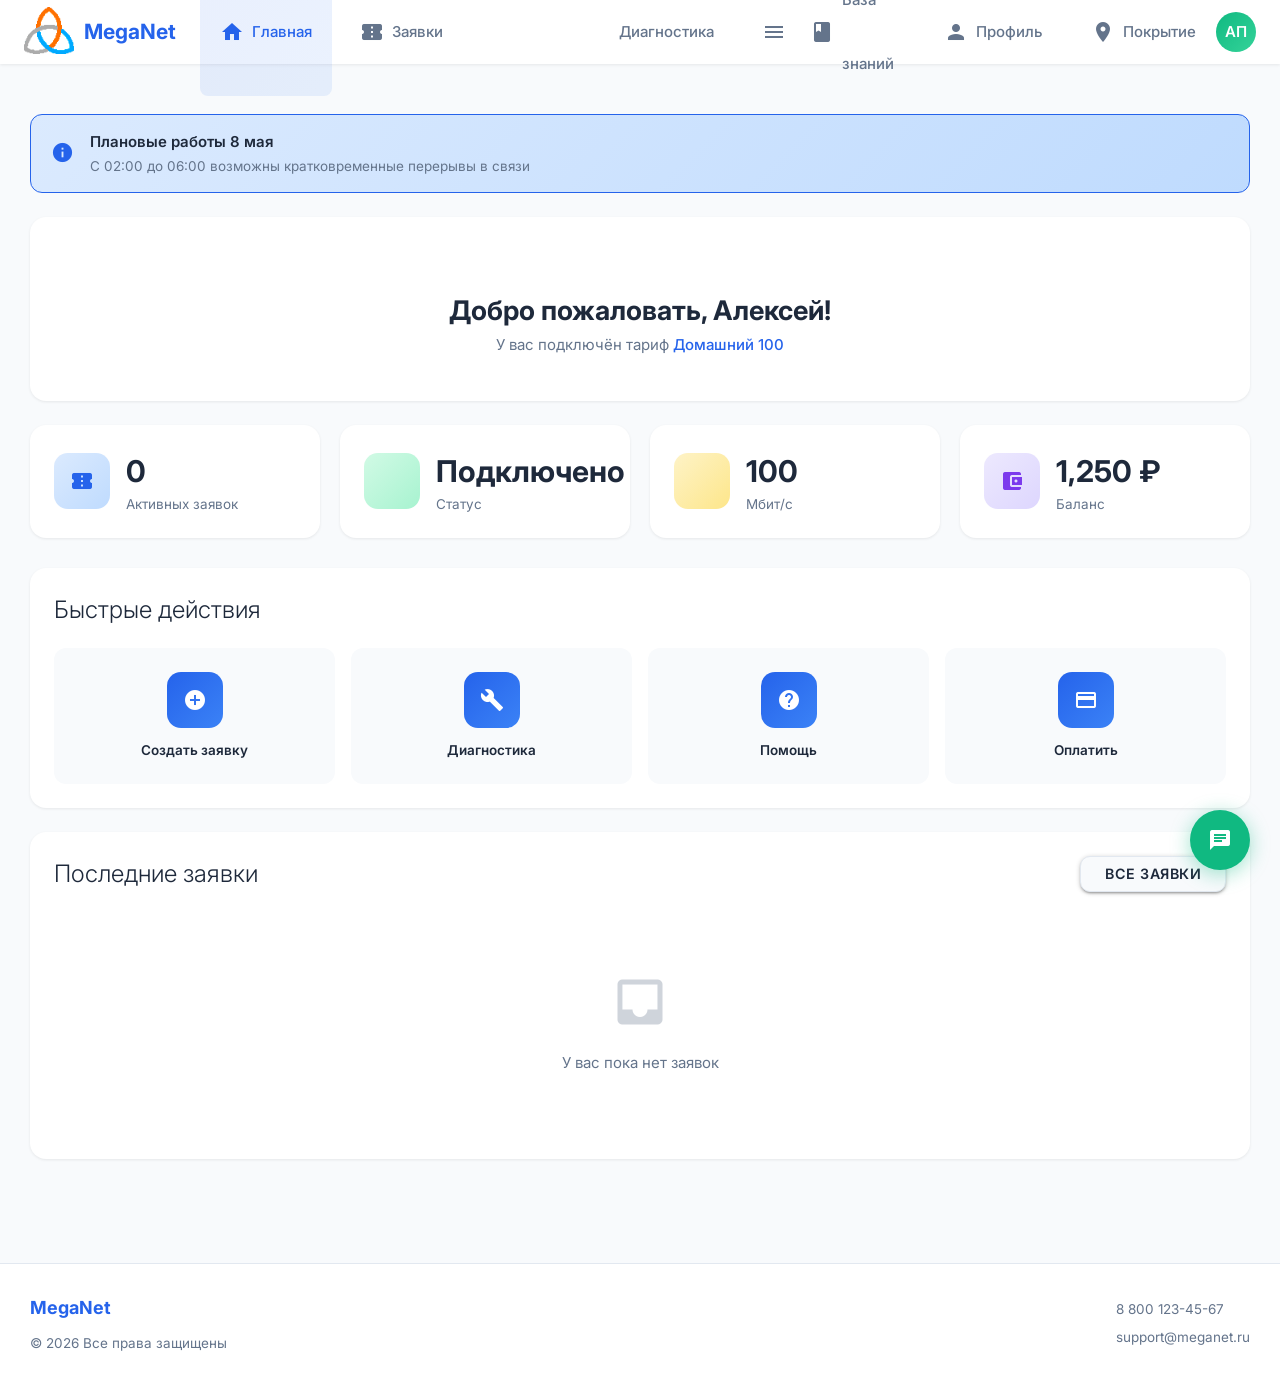
<file: index.html>
<!DOCTYPE html>
<html lang="ru">
<head>
    <meta charset="UTF-8">
    <meta name="viewport" content="width=device-width, initial-scale=1.0">
    <title>Главная - NetProvider</title>
    <link href="https://fonts.googleapis.com/icon?family=Material+Icons" rel="stylesheet">
    <link rel="stylesheet" href="https://cdnjs.cloudflare.com/ajax/libs/materialize/1.0.0/css/materialize.min.css">
    <link rel="stylesheet" href="https://fonts.googleapis.com/css2?family=Inter:wght@300;400;500;600;700&display=swap">
    <link rel="stylesheet" href="styles.css">
</head>
<body>
    <nav class="navbar">
        <div class="logo">
            <div style="width: 50px; height: 50px;">
                <img src="logo.png" alt="" style="width: 100%;">
            </div>
            MegaNet
        </div>
        <button class="mobile-menu-btn" onclick="document.querySelector('.nav-links').classList.toggle('active')">
            <i class="material-icons" style="font-size:28px;">apps</i>
        </button>
            <i class="material-icons">menu</i>
        </button>
        <div class="nav-links">
            <a href="index.html" class="nav-item active">
                <i class="material-icons">home</i>
                Главная
            </a>
            <a href="tickets.html" class="nav-item">
                <i class="material-icons">confirmation_number</i>
                Заявки
            </a>
            <a href="diagnose.html" class="nav-item">
                <i class="material-icons">speed</i>
                Диагностика
            </a>
            <a href="knowledge.html" class="nav-item">
                <i class="material-icons">menu_book</i>
                База знаний
            </a>
            <a href="profile.html" class="nav-item">
                <i class="material-icons">person</i>
                Профиль
            </a>
            <a href="address.html" class="nav-item">
                <i class="material-icons">location_on</i>
                Покрытие
            </a>
        </div>
        <div class="user-info">
            <div class="user-avatar" id="userInitials"></div>
        </div>
    </nav>

    <main class="main-content">
        <div class="alert-banner info">
            <i class="material-icons">info</i>
            <div class="alert-banner-text">
                <div class="alert-banner-title">Плановые работы 8 мая</div>
                <div class="alert-banner-desc">С 02:00 до 06:00 возможны кратковременные перерывы в связи</div>
            </div>
        </div>

        <div class="card">
            <div class="welcome-header">
                <h2>Добро пожаловать, <span id="userName"></span>!</h2>
                <p class="welcome-text">У вас подключён тариф <strong id="userTariff"></strong></p>
            </div>
        </div>

        <div class="stats-grid">
            <a href="tickets.html" class="stat-card">
                <div class="stat-icon blue">
                    <i class="material-icons">confirmation_number</i>
                </div>
                <div>
                    <div class="stat-value" id="totalTickets">0</div>
                    <div class="stat-label">Активных заявок</div>
                </div>
            </a>
            <div class="stat-card">
                <div class="stat-icon green">
                    <i class="material-icons">signal_cellular_alt</i>
                </div>
                <div>
                    <div class="stat-value" id="connectionStatus">Подключено</div>
                    <div class="stat-label">Статус</div>
                </div>
            </div>
            <div class="stat-card">
                <div class="stat-icon orange">
                    <i class="material-icons">speed</i>
                </div>
                <div>
                    <div class="stat-value" id="userSpeed">100</div>
                    <div class="stat-label">Мбит/с</div>
                </div>
            </div>
            <a href="profile.html" class="stat-card">
                <div class="stat-icon purple">
                    <i class="material-icons">account_balance_wallet</i>
                </div>
                <div>
                    <div class="stat-value" id="userBalance">1 250 ₽</div>
                    <div class="stat-label">Баланс</div>
                </div>
            </a>
        </div>

        <div class="card">
            <div class="card-header">
                <div class="card-title">Быстрые действия</div>
            </div>
            <div class="quick-actions">
                <a href="tickets.html" class="quick-action">
                    <div class="quick-action-icon">
                        <i class="material-icons">add_circle</i>
                    </div>
                    <div class="quick-action-text">Создать заявку</div>
                </a>
                <a href="diagnose.html" class="quick-action">
                    <div class="quick-action-icon">
                        <i class="material-icons">build</i>
                    </div>
                    <div class="quick-action-text">Диагностика</div>
                </a>
                <a href="knowledge.html" class="quick-action">
                    <div class="quick-action-icon">
                        <i class="material-icons">help</i>
                    </div>
                    <div class="quick-action-text">Помощь</div>
                </a>
                <a href="profile.html" class="quick-action">
                    <div class="quick-action-icon">
                        <i class="material-icons">credit_card</i>
                    </div>
                    <div class="quick-action-text">Оплатить</div>
                </a>
            </div>
        </div>

        <div class="card">
            <div class="card-header">
                <div class="card-title">Последние заявки</div>
                <a href="tickets.html" class="btn btn-secondary">Все заявки</a>
            </div>
            <div id="recentTickets"></div>
        </div>
    </main>

    <footer class="site-footer">
        <div class="footer-content">
            <div class="footer-section">
                <div class="footer-title">MegaNet</div>
                <div class="footer-text">© 2026 Все права защищены</div>
            </div>
            <div class="footer-section">
                <a href="tel:88001234567" class="footer-link">8 800 123-45-67</a>
                <a href="mailto:support@meganet.ru" class="footer-link">support@meganet.ru</a>
            </div>
        </div>
    </footer>

    <div id="toast" style="display:none;position:fixed;bottom:30px;right:30px;background:#10b981;border-radius:12px;padding:16px 24px;color:white;z-index:99999;box-shadow:0 4px 20px rgba(0,0,0,0.2);">
        <span id="toastMessage" style="font-weight:500;">Успешно!</span>
    </div>

    <a href="#" onclick="document.getElementById('chatModal').style.display='block'; return false;" style="position:fixed;bottom:30px;right:30px;width:60px;height:60px;border-radius:50%;background:#10b981;display:flex;align-items:center;justify-content:center;cursor:pointer;z-index:99999;box-shadow:0 4px 20px rgba(16,185,129,0.4);">
        <i class="material-icons" style="color:white;font-size:24px;">chat</i>
    </a>

    <div id="chatModal" style="display:none;position:fixed;top:0;left:0;right:0;bottom:0;background:rgba(0,0,0,0.5);z-index:99998;">
        <div style="background:var(--bg-card);border-radius:20px;padding:30px;max-width:420px;width:90%;height:480px;margin:auto;position:fixed;top:50%;left:50%;transform:translate(-50%,-50%);box-shadow:var(--shadow-lg);display:flex;flex-direction:column;">
            <div style="display:flex;justify-content:space-between;align-items:center;margin-bottom:15px;">
                <div style="display:flex;align-items:center;gap:10px;">
                    <div style="width:36px;height:36px;border-radius:50%;background:linear-gradient(135deg,#10b981,#34d399);display:flex;align-items:center;justify-content:center;">
                        <i class="material-icons" style="color:white;font-size:20px;">support_agent</i>
                    </div>
                    <div>
                        <div style="font-weight:600;">Оператор</div>
                        <div style="font-size:12px;color:#10b981;">Онлайн</div>
                    </div>
                </div>
                <a href="#" onclick="document.getElementById('chatModal').style.display='none'; return false;" style="color:var(--text-secondary);cursor:pointer;text-decoration:none;">
                    <i class="material-icons">close</i>
                </a>
            </div>
            <div class="chat-messages" id="chatMessages" style="flex:1;overflow-y:auto;padding:10px;background:#f8fafc;border-radius:10px;margin-bottom:15px;">
                <div class="chat-message support">
                    Здравствуйте! Чем могу помочь?
                    <div class="time">10:00</div>
                </div>
            </div>
            <div style="display:flex;gap:10px;">
                <input type="text" id="chatInput" placeholder="Введите сообщение..." style="flex:1;padding:12px;border:2px solid var(--border);border-radius:25px;font-size:14px;">
                <button class="btn btn-primary" id="chatSendBtn" style="padding:12px 20px;">
                    <i class="material-icons">send</i>
                </button>
            </div>
        </div>
    </div>

    <script src="https://cdnjs.cloudflare.com/ajax/libs/materialize/1.0.0/js/materialize.min.js"></script>
    <script src="js/app.js"></script>
    <script src="js/index.js"></script>
</body>
</html>
</file>
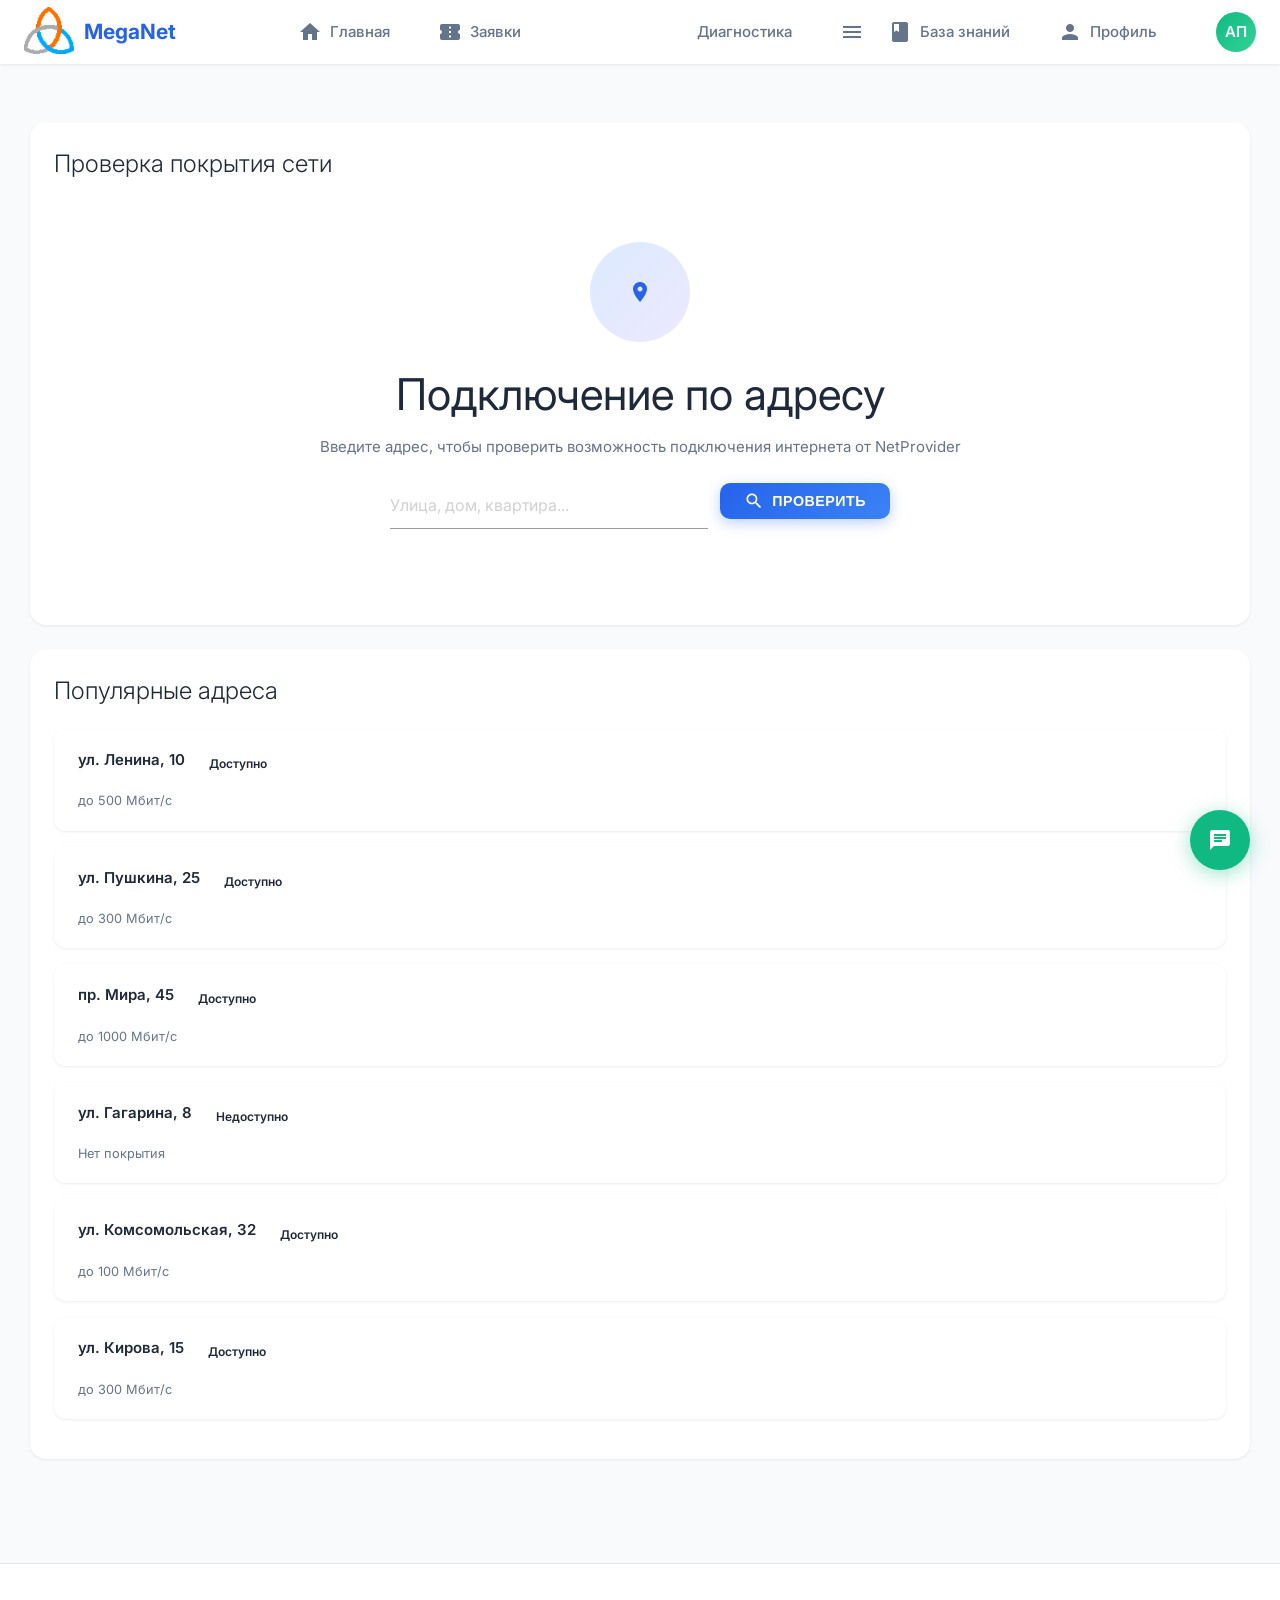
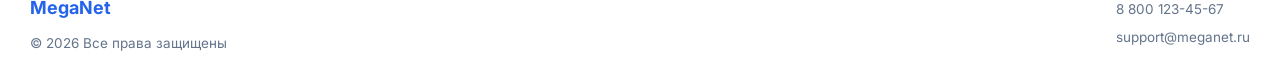
<file: address.html>
<!DOCTYPE html>
<html lang="ru">
<head>
    <meta charset="UTF-8">
    <meta name="viewport" content="width=device-width, initial-scale=1.0">
    <title>Проверка адреса - MegaNet</title>
    <link href="https://fonts.googleapis.com/icon?family=Material+Icons" rel="stylesheet">
    <link rel="stylesheet" href="https://cdnjs.cloudflare.com/ajax/libs/materialize/1.0.0/css/materialize.min.css">
    <link rel="stylesheet" href="https://fonts.googleapis.com/css2?family=Inter:wght@300;400;500;600;700&display=swap">
    <link rel="stylesheet" href="styles.css">
</head>
<body>
    <nav class="navbar">
        <div class="logo">
            <div style="width: 50px; height: 50px;">
                <img src="logo.png" alt="" style="width: 100%;">
            </div>
            MegaNet
        </div>
        <button class="mobile-menu-btn" onclick="document.querySelector('.nav-links').classList.toggle('active')">
            <i class="material-icons" style="font-size:28px;">apps</i>
        </button>
            <i class="material-icons">menu</i>
        </button>
        <div class="nav-links">
            <a href="index.html" class="nav-item">
                <i class="material-icons">home</i>
                Главная
            </a>
            <a href="tickets.html" class="nav-item">
                <i class="material-icons">confirmation_number</i>
                Заявки
            </a>
            <a href="diagnose.html" class="nav-item">
                <i class="material-icons">speed</i>
                Диагностика
            </a>
            <a href="knowledge.html" class="nav-item">
                <i class="material-icons">menu_book</i>
                База знаний
            </a>
            <a href="profile.html" class="nav-item">
                <i class="material-icons">person</i>
                Профиль
            </a>
        </div>
        <div class="user-info">
            <div class="user-avatar" id="userInitials"></div>
        </div>
    </nav>

    <main class="main-content">
        <div class="card">
            <div class="card-header">
                <div class="card-title">Проверка покрытия сети</div>
            </div>
            <div class="address-check">
                <div class="diagnose-icon">
                    <i class="material-icons">location_on</i>
                </div>
                <h3>Подключение по адресу</h3>
                <p class="diagnose-text">
                    Введите адрес, чтобы проверить возможность подключения интернета от NetProvider
                </p>
                <div class="address-input-group">
                    <input type="text" class="form-input" id="addressInput" placeholder="Улица, дом, квартира...">
                    <button class="btn btn-primary" onclick="checkAddress()">
                        <i class="material-icons">search</i>
                        Проверить
                    </button>
                </div>
                <div class="address-result" id="addressResult">
                    <div id="addressResultContent"></div>
                </div>
            </div>
        </div>

        <div class="card">
            <div class="card-header">
                <div class="card-title">Популярные адреса</div>
            </div>
            <div id="popularAddresses"></div>
        </div>
    </main>

    <footer class="site-footer">
        <div class="footer-content">
            <div class="footer-section">
                <div class="footer-title">MegaNet</div>
                <div class="footer-text">© 2026 Все права защищены</div>
            </div>
            <div class="footer-section">
                <a href="tel:88001234567" class="footer-link">8 800 123-45-67</a>
                <a href="mailto:support@meganet.ru" class="footer-link">support@meganet.ru</a>
            </div>
        </div>
    </footer>

    <div id="toast" style="display:none;position:fixed;bottom:30px;right:30px;background:#10b981;border-radius:12px;padding:16px 24px;color:white;z-index:99999;box-shadow:0 4px 20px rgba(0,0,0,0.2);">
        <span id="toastMessage" style="font-weight:500;">Успешно!</span>
    </div>

    <a href="#" onclick="document.getElementById('chatModal').style.display='block'; return false;" style="position:fixed;bottom:30px;right:30px;width:60px;height:60px;border-radius:50%;background:#10b981;display:flex;align-items:center;justify-content:center;cursor:pointer;z-index:99999;box-shadow:0 4px 20px rgba(16,185,129,0.4);">
        <i class="material-icons" style="color:white;font-size:24px;">chat</i>
    </a>

    <div id="chatModal" style="display:none;position:fixed;top:0;left:0;right:0;bottom:0;background:rgba(0,0,0,0.5);z-index:99998;">
        <div style="background:var(--bg-card);border-radius:20px;padding:24px;max-width:400px;width:90%;max-height:80vh;margin:auto;position:fixed;top:50%;left:50%;transform:translate(-50%,-50%);overflow:hidden;">
            <div style="display:flex;align-items:center;justify-content:space-between;margin-bottom:20px;">
                <div style="font-size:1.3rem;font-weight:700;">Чат поддержки</div>
                <a href="#" onclick="document.getElementById('chatModal').style.display='none'; return false;" style="color:var(--text-secondary);cursor:pointer;text-decoration:none;">
                    <i class="material-icons">close</i>
                </a>
            </div>
            <div class="chat-messages" id="chatMessages" style="flex:1;overflow-y:auto;padding:10px;background:#f8fafc;border-radius:10px;margin-bottom:15px;">
                <div class="chat-message support">
                    <div class="chat-bubble">Здравствуйте! Чем могу помочь?</div>
                </div>
            </div>
            <div style="display:flex;gap:10px;">
                <input type="text" id="chatInput" placeholder="Введите сообщение..." style="flex:1;padding:12px;border:2px solid var(--border);border-radius:25px;font-size:14px;">
                <button class="btn btn-primary" id="chatSendBtn" style="padding:12px 20px;">
                    <i class="material-icons">send</i>
                </button>
            </div>
        </div>
    </div>

    <script src="https://cdnjs.cloudflare.com/ajax/libs/materialize/1.0.0/js/materialize.min.js"></script>
    <script src="js/app.js"></script>
    <script src="js/chat.js"></script>
    <script src="js/address.js"></script>
</body>
</html>
</file>
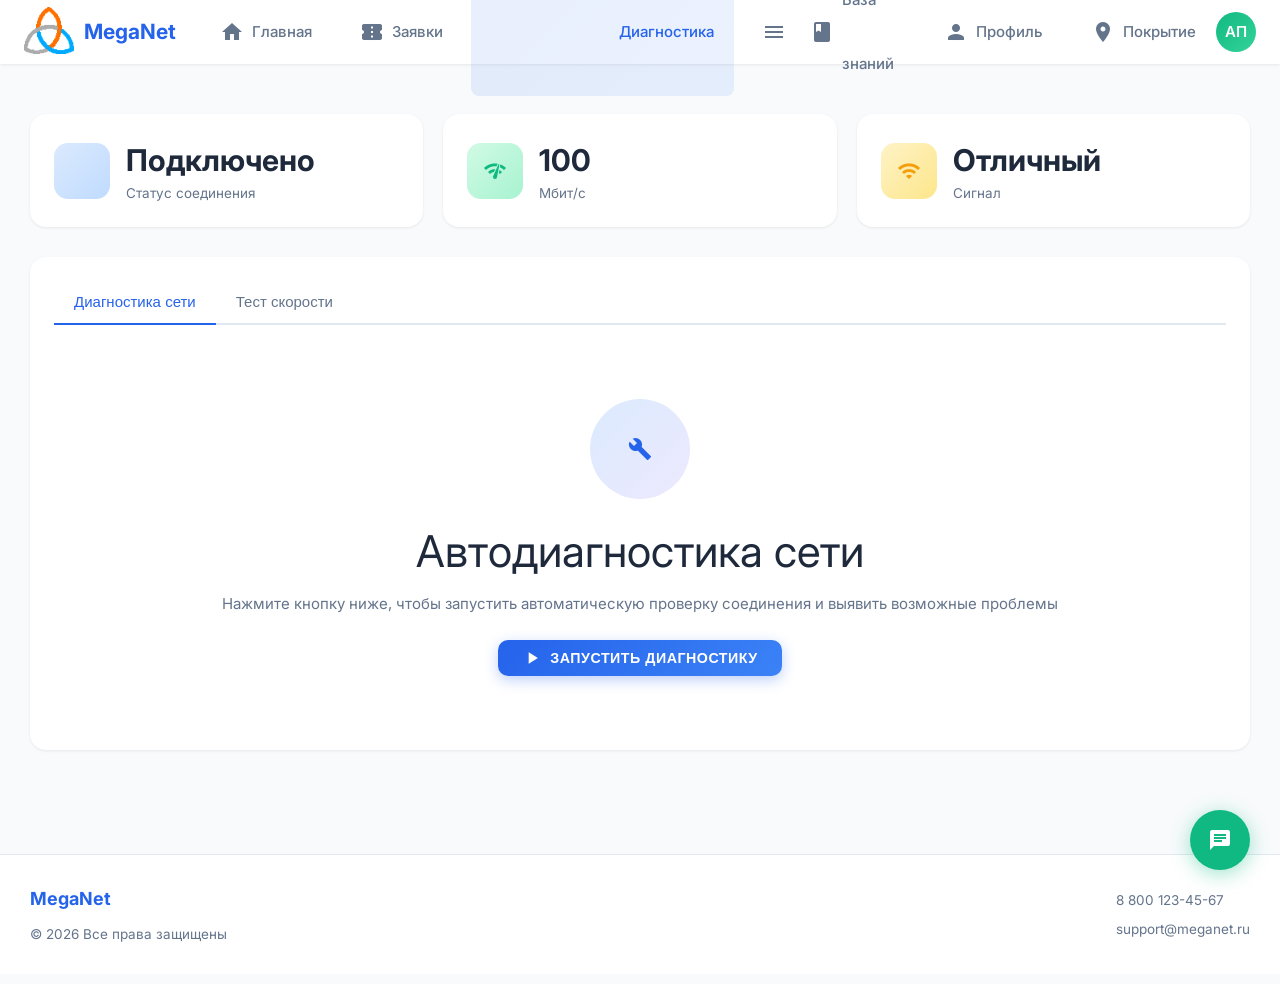
<file: diagnose.html>
<!DOCTYPE html>
<html lang="ru">
<head>
    <meta charset="UTF-8">
    <meta name="viewport" content="width=device-width, initial-scale=1.0">
    <title>Диагностика - MegaNet</title>
    <link href="https://fonts.googleapis.com/icon?family=Material+Icons" rel="stylesheet">
    <link rel="stylesheet" href="https://cdnjs.cloudflare.com/ajax/libs/materialize/1.0.0/css/materialize.min.css">
    <link rel="stylesheet" href="https://fonts.googleapis.com/css2?family=Inter:wght@300;400;500;600;700&display=swap">
    <link rel="stylesheet" href="styles.css">
</head>
<body>
    <nav class="navbar">
        <div class="logo">
            <div style="width: 50px; height: 50px;">
                <img src="logo.png" alt="" style="width: 100%;">
            </div>
            MegaNet
        </div>
        <button class="mobile-menu-btn" onclick="document.querySelector('.nav-links').classList.toggle('active')">
            <i class="material-icons" style="font-size:28px;">apps</i>
        </button>
            <i class="material-icons">menu</i>
        </button>
        <div class="nav-links">
            <a href="index.html" class="nav-item">
                <i class="material-icons">home</i>
                Главная
            </a>
            <a href="tickets.html" class="nav-item">
                <i class="material-icons">confirmation_number</i>
                Заявки
            </a>
            <a href="diagnose.html" class="nav-item active">
                <i class="material-icons">speed</i>
                Диагностика
            </a>
            <a href="knowledge.html" class="nav-item">
                <i class="material-icons">menu_book</i>
                База знаний
            </a>
            <a href="profile.html" class="nav-item">
                <i class="material-icons">person</i>
                Профиль
            </a>
            <a href="address.html" class="nav-item">
                <i class="material-icons">location_on</i>
                Покрытие
            </a>
        </div>
        <div class="user-info">
            <div class="user-avatar" id="userInitials"></div>
        </div>
    </nav>

    <main class="main-content">
        <div class="stats-grid">
            <div class="stat-card">
                <div class="stat-icon blue">
                    <i class="material-icons">signal_cellular_alt</i>
                </div>
                <div>
                    <div class="stat-value" id="connectionStatus">Подключено</div>
                    <div class="stat-label">Статус соединения</div>
                </div>
            </div>
            <div class="stat-card">
                <div class="stat-icon green">
                    <i class="material-icons">network_check</i>
                </div>
                <div>
                    <div class="stat-value" id="currentSpeed">100</div>
                    <div class="stat-label">Мбит/с</div>
                </div>
            </div>
            <div class="stat-card">
                <div class="stat-icon orange">
                    <i class="material-icons">wifi</i>
                </div>
                <div>
                    <div class="stat-value" id="signalStrength">Отличный</div>
                    <div class="stat-label">Сигнал</div>
                </div>
            </div>
        </div>

        <div class="card">
            <div class="card-tabs">
                <button class="card-tab active" data-tab="diagnostics" onclick="switchDiagnoseTab('diagnostics')">Диагностика сети</button>
                <button class="card-tab" data-tab="speedtest" onclick="switchDiagnoseTab('speedtest')">Тест скорости</button>
            </div>
            
            <div id="diagnosticsTab" class="tab-content">
                <div class="diagnose-card">
                    <div class="diagnose-icon">
                        <i class="material-icons">build</i>
                    </div>
                    <h3>Автодиагностика сети</h3>
                    <p class="diagnose-text">
                        Нажмите кнопку ниже, чтобы запустить автоматическую проверку соединения и выявить возможные проблемы
                    </p>
                    <button class="btn btn-primary" onclick="runDiagnostics()">
                        <i class="material-icons">play_arrow</i>
                        Запустить диагностику
                    </button>
                    <div class="diagnose-result" id="diagnoseResult">
                        <div class="diagnose-result-text">Результаты диагностики:</div>
                        <div class="diagnose-result-content" id="diagnoseOutput"></div>
                    </div>
                </div>
            </div>
            
            <div id="speedtestTab" class="tab-content" style="display:none;">
                <div class="speed-test-center">
                    <div class="speed-meter">
                        <svg viewBox="0 0 200 200">
                            <circle cx="100" cy="100" r="90" fill="none" stroke="#e2e8f0" stroke-width="12"/>
                            <circle cx="100" cy="100" r="90" fill="none" stroke="url(#gradient)" stroke-width="12" stroke-dasharray="565" stroke-dashoffset="565" stroke-linecap="round" transform="rotate(-90 100 100)" id="speedCircle">
                                <animate attributeName="stroke-dashoffset" values="565;0" dur="2s" fill="freeze"/>
                            </circle>
                            <defs>
                                <linearGradient id="gradient" x1="0%" y1="0%" x2="100%" y2="0%">
                                    <stop offset="0%" style="stop-color:#2563eb"/>
                                    <stop offset="100%" style="stop-color:#10b981"/>
                                </linearGradient>
                            </defs>
                        </svg>
                        <div class="speed-value">
                            <span id="speedDisplay">0</span>
                            <span>Мбит/с</span>
                        </div>
                    </div>
                    <button class="btn btn-primary speed-test-btn" onclick="runSpeedTest()">
                        <i class="material-icons">speed</i>
                        Измерить скорость
                    </button>
                </div>
            </div>
        </div>
    </main>

    <footer class="site-footer">
        <div class="footer-content">
            <div class="footer-section">
                <div class="footer-title">MegaNet</div>
                <div class="footer-text">© 2026 Все права защищены</div>
            </div>
            <div class="footer-section">
                <a href="tel:88001234567" class="footer-link">8 800 123-45-67</a>
                <a href="mailto:support@meganet.ru" class="footer-link">support@meganet.ru</a>
            </div>
        </div>
    </footer>

    <div id="toast" style="display:none;position:fixed;bottom:30px;right:30px;background:#10b981;border-radius:12px;padding:16px 24px;color:white;z-index:99999;box-shadow:0 4px 20px rgba(0,0,0,0.2);">
        <span id="toastMessage" style="font-weight:500;">Успешно!</span>
    </div>

    <a href="#" onclick="document.getElementById('chatModal').style.display='block'; return false;" style="position:fixed;bottom:30px;right:30px;width:60px;height:60px;border-radius:50%;background:#10b981;display:flex;align-items:center;justify-content:center;cursor:pointer;z-index:99999;box-shadow:0 4px 20px rgba(16,185,129,0.4);">
        <i class="material-icons" style="color:white;font-size:24px;">chat</i>
    </a>

    <div id="chatModal" style="display:none;position:fixed;top:0;left:0;right:0;bottom:0;background:rgba(0,0,0,0.5);z-index:99998;">
        <div style="background:var(--bg-card);border-radius:20px;padding:24px;max-width:400px;width:90%;max-height:80vh;margin:auto;position:fixed;top:50%;left:50%;transform:translate(-50%,-50%);overflow:hidden;">
            <div style="display:flex;align-items:center;justify-content:space-between;margin-bottom:20px;">
                <div style="font-size:1.3rem;font-weight:700;">Чат поддержки</div>
                <a href="#" onclick="document.getElementById('chatModal').style.display='none'; return false;" style="color:var(--text-secondary);cursor:pointer;text-decoration:none;">
                    <i class="material-icons">close</i>
                </a>
            </div>
            <div class="chat-messages" id="chatMessages" style="flex:1;overflow-y:auto;padding:10px;background:#f8fafc;border-radius:10px;margin-bottom:15px;">
                <div class="chat-message support">
                    <div class="chat-bubble">Здравствуйте! Чем могу помочь?</div>
                </div>
            </div>
            <div style="display:flex;gap:10px;">
                <input type="text" id="chatInput" placeholder="Введите сообщение..." style="flex:1;padding:12px;border:2px solid var(--border);border-radius:25px;font-size:14px;">
                <button class="btn btn-primary" id="chatSendBtn" style="padding:12px 20px;">
                    <i class="material-icons">send</i>
                </button>
            </div>
        </div>
    </div>

    <script src="https://cdnjs.cloudflare.com/ajax/libs/materialize/1.0.0/js/materialize.min.js"></script>
    <script src="js/app.js"></script>
    <script src="js/chat.js"></script>
    <script src="js/diagnose.js"></script>
</body>
</html>
</file>
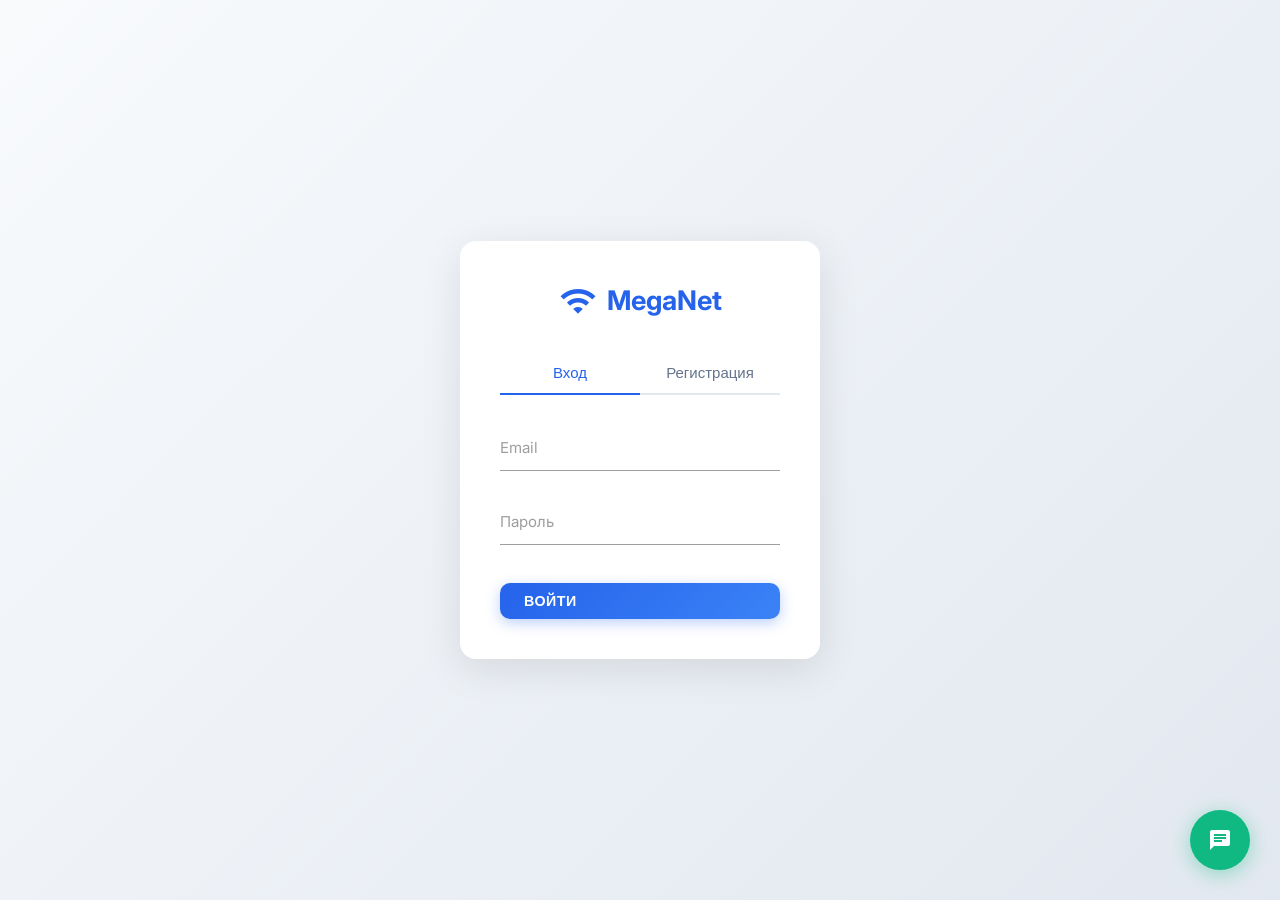
<file: login.html>
<!DOCTYPE html>
<html lang="ru">
<head>
    <meta charset="UTF-8">
    <meta name="viewport" content="width=device-width, initial-scale=1.0">
    <title>Вход - MegaNet</title>
    <link href="https://fonts.googleapis.com/icon?family=Material+Icons" rel="stylesheet">
    <link rel="stylesheet" href="https://cdnjs.cloudflare.com/ajax/libs/materialize/1.0.0/css/materialize.min.css">
    <link rel="stylesheet" href="https://fonts.googleapis.com/css2?family=Inter:wght@300;400;500;600;700&display=swap">
    <link rel="stylesheet" href="styles.css">
</head>
<body class="login-page">
    <div class="login-container">
        <div class="login-card">
            <div class="login-logo">
                <i class="material-icons">wifi</i>
                <span>MegaNet</span>
            </div>
            
            <div class="login-tabs">
                <button class="login-tab active" data-tab="login" onclick="switchTab('login')">Вход</button>
                <button class="login-tab" data-tab="register" onclick="switchTab('register')">Регистрация</button>
            </div>
            
            <div id="loginForm" class="login-form">
                <div class="input-field">
                    <input type="email" id="loginEmail" required>
                    <label for="loginEmail">Email</label>
                </div>
                <div class="input-field">
                    <input type="password" id="loginPassword" required>
                    <label for="loginPassword">Пароль</label>
                </div>
                <button class="btn btn-primary" onclick="handleLogin()">Войти</button>
            </div>
            
            <div id="registerForm" class="login-form" style="display:none;">
                <div class="input-field">
                    <input type="text" id="regName" required>
                    <label for="regName">Имя</label>
                </div>
                <div class="input-field">
                    <input type="email" id="regEmail" required>
                    <label for="regEmail">Email</label>
                </div>
                <div class="input-field">
                    <input type="password" id="regPassword" required>
                    <label for="regPassword">Пароль</label>
                </div>
                <div class="input-field">
                    <input type="password" id="regPasswordConfirm" required>
                    <label for="regPasswordConfirm">Подтвердите пароль</label>
                </div>
                <button class="btn btn-primary" onclick="handleRegister()">Зарегистрироваться</button>
            </div>
            
            <div class="login-error" id="loginError" style="display:none;"></div>
        </div>
    </div>
    
    <div id="toast" style="display:none;position:fixed;bottom:30px;right:30px;background:#10b981;border-radius:12px;padding:16px 24px;color:white;z-index:99999;box-shadow:0 4px 20px rgba(0,0,0,0.2);">
        <span id="toastMessage" style="font-weight:500;">Успешно!</span>
    </div>

    <a href="#" onclick="document.getElementById('chatModal').style.display='block'; return false;" style="position:fixed;bottom:30px;right:30px;width:60px;height:60px;border-radius:50%;background:#10b981;display:flex;align-items:center;justify-content:center;cursor:pointer;z-index:99999;box-shadow:0 4px 20px rgba(16,185,129,0.4);">
        <i class="material-icons" style="color:white;font-size:24px;">chat</i>
    </a>

    <div id="chatModal" style="display:none;position:fixed;top:0;left:0;right:0;bottom:0;background:rgba(0,0,0,0.5);z-index:99998;">
        <div style="background:var(--bg-card);border-radius:20px;padding:24px;max-width:400px;width:90%;max-height:80vh;margin:auto;position:fixed;top:50%;left:50%;transform:translate(-50%,-50%);overflow:hidden;">
            <div style="display:flex;align-items:center;justify-content:space-between;margin-bottom:20px;">
                <div style="font-size:1.3rem;font-weight:700;">Чат поддержки</div>
                <a href="#" onclick="document.getElementById('chatModal').style.display='none'; return false;" style="color:var(--text-secondary);cursor:pointer;text-decoration:none;">
                    <i class="material-icons">close</i>
                </a>
            </div>
            <div class="chat-messages" id="chatMessages" style="flex:1;overflow-y:auto;padding:10px;background:#f8fafc;border-radius:10px;margin-bottom:15px;">
                <div class="chat-message support">
                    <div class="chat-bubble">Здравствуйте! Чем могу помочь?</div>
                </div>
            </div>
            <div style="display:flex;gap:10px;">
                <input type="text" id="chatInput" placeholder="Введите сообщение..." style="flex:1;padding:12px;border:2px solid var(--border);border-radius:25px;font-size:14px;">
                <button class="btn btn-primary" id="chatSendBtn" style="padding:12px 20px;">
                    <i class="material-icons">send</i>
                </button>
            </div>
        </div>
    </div>
    
    <script src="js/app.js"></script>
    <script src="js/chat.js"></script>
    <script src="js/login.js"></script>
</body>
</html>
</file>
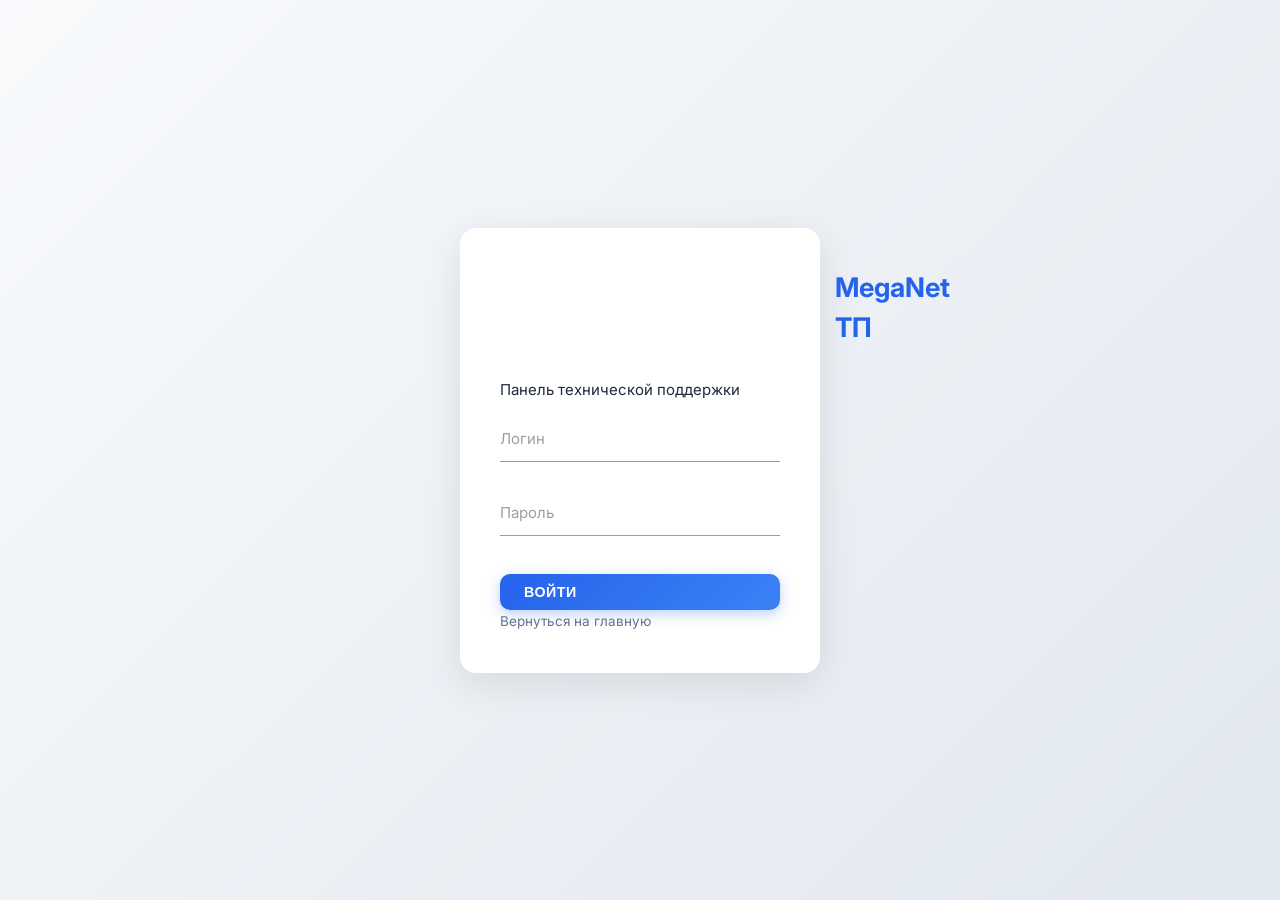
<file: loginprov.html>
<!DOCTYPE html>
<html lang="ru">
<head>
    <meta charset="UTF-8">
    <meta name="viewport" content="width=device-width, initial-scale=1.0">
    <title>Вход для сотрудников - MegaNet ТП</title>
    <link href="https://fonts.googleapis.com/icon?family=Material+Icons" rel="stylesheet">
    <link rel="stylesheet" href="https://cdnjs.cloudflare.com/ajax/libs/materialize/1.0.0/css/materialize.min.css">
    <link rel="stylesheet" href="https://fonts.googleapis.com/css2?family=Inter:wght@300;400;500;600;700&display=swap">
    <link rel="stylesheet" href="styles.css">
</head>
<body class="login-page">
    <div class="login-container">
        <div class="login-card provider-login">
            <div class="login-logo">
                <i class="material-icons">support_agent</i>
                <span>MegaNet ТП</span>
            </div>
            <div class="login-subtitle">Панель технической поддержки</div>
            
            <div class="login-form">
                <div class="input-field">
                    <input type="text" id="loginEmail" required>
                    <label for="loginEmail">Логин</label>
                </div>
                <div class="input-field">
                    <input type="password" id="loginPassword" required>
                    <label for="loginPassword">Пароль</label>
                </div>
                <button class="btn btn-primary" onclick="handleLogin()">Войти</button>
            </div>
            
            <div class="login-footer-links">
                <a href="index.html" class="footer-link">Вернуться на главную</a>
            </div>
            
            <div class="login-error" id="loginError" style="display:none;"></div>
        </div>
    </div>
    
    <div id="toast" style="display:none;position:fixed;bottom:30px;right:30px;background:#10b981;border-radius:12px;padding:16px 24px;color:white;z-index:99999;box-shadow:0 4px 20px rgba(0,0,0,0.2);">
        <span id="toastMessage" style="font-weight:500;">Успешно!</span>
    </div>
    
    <script src="js/app.js"></script>
    <script>
        function handleLogin() {
            var login = document.getElementById('loginEmail').value.trim();
            var password = document.getElementById('loginPassword').value;
            var errorEl = document.getElementById('loginError');
            
            if (!login || !password) {
                showError('Заполните все поля');
                return;
            }
            
            var operator = {
                id: 1,
                login: login,
                name: 'Опер ' + login,
                role: 'operator'
            };
            
            localStorage.setItem('netprovider_operator', JSON.stringify(operator));
            window.location.href = 'provider.html';
        }

        function showError(message) {
            var errorEl = document.getElementById('loginError');
            errorEl.textContent = message;
            errorEl.style.display = 'block';
            setTimeout(function() {
                errorEl.style.display = 'none';
            }, 3000);
        }

        function showToast(message, type) {
            var toast = document.getElementById('toast');
            if (!toast) return;
            
            var toastMessage = document.getElementById('toastMessage');
            if (toastMessage) toastMessage.textContent = message;
            
            toast.style.background = type === 'success' ? '#10b981' : '#ef4444';
            toast.style.display = 'block';
            setTimeout(function() {
                toast.style.display = 'none';
            }, 3000);
        }

        var currentOperator = JSON.parse(localStorage.getItem('netprovider_operator'));
        if (currentOperator) {
            window.location.href = 'provider.html';
        }
    </script>
</body>
</html>
</file>
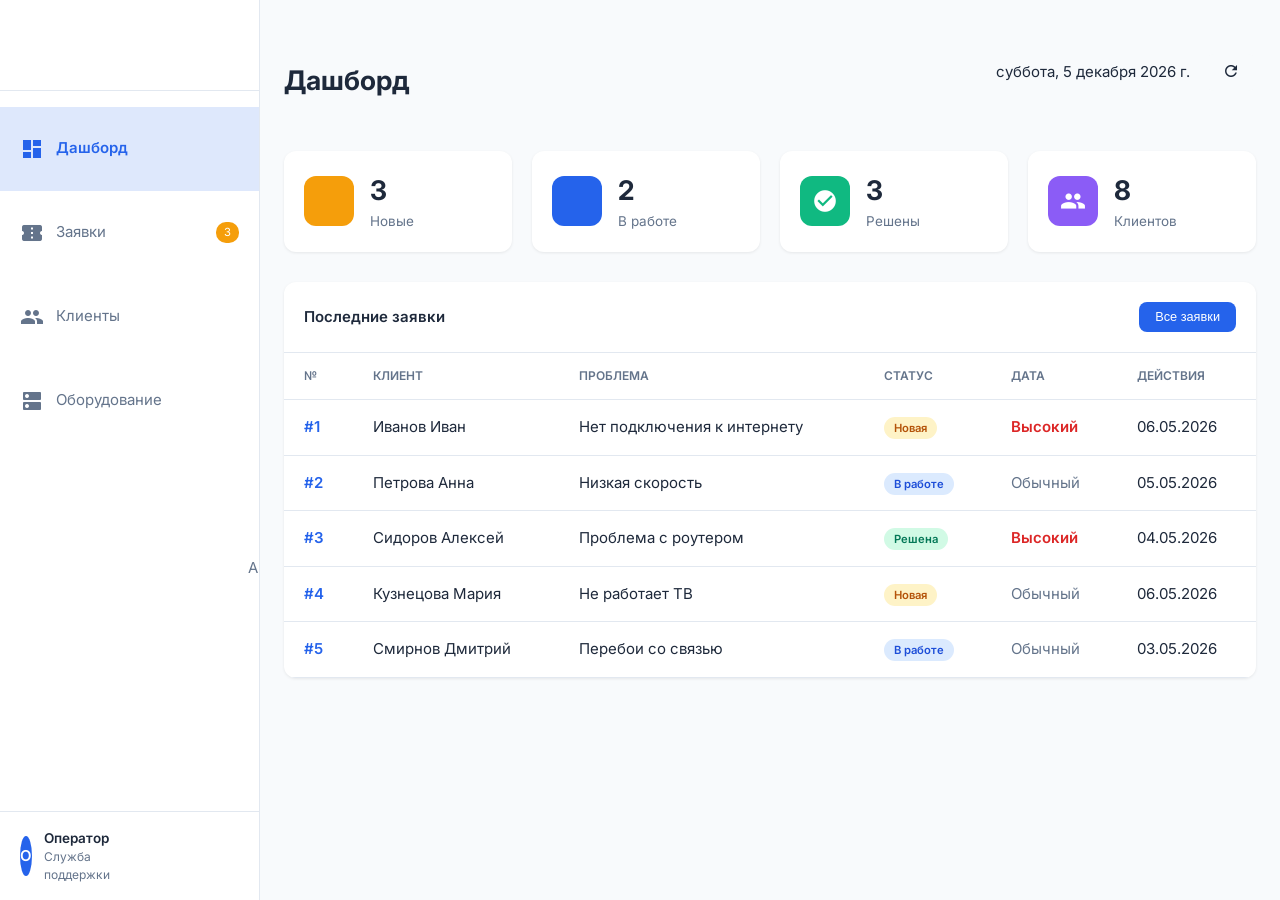
<file: provider.html>
<!DOCTYPE html>
<html lang="ru">
<head>
    <meta charset="UTF-8">
    <meta name="viewport" content="width=device-width, initial-scale=1.0">
    <title>Панель ТП - MegaNet</title>
    <link href="https://fonts.googleapis.com/icon?family=Material+Icons" rel="stylesheet">
    <link rel="stylesheet" href="https://cdnjs.cloudflare.com/ajax/libs/materialize/1.0.0/css/materialize.min.css">
    <link rel="stylesheet" href="https://fonts.googleapis.com/css2?family=Inter:wght@300;400;500;600;700&display=swap">
    <link rel="stylesheet" href="styles.css">
    <style>
        nav { all: unset; display: block; }
        .provider-layout { display: flex; min-height: 100vh; }
        .provider-sidebar { width: 260px; background: #ffffff; border-right: 1px solid #e2e8f0; position: fixed; height: 100vh; overflow-y: auto; z-index: 100; }
        .provider-sidebar-header { padding: 20px; border-bottom: 1px solid #e2e8f0; display: flex; align-items: center; gap: 12px; }
        .provider-sidebar-header i { color: #2563eb; font-size: 32px; }
        .provider-sidebar-header span { font-weight: 700; font-size: 1.1rem; color: #2563eb; }
        .provider-menu { padding: 16px 0; background: #ffffff; }
        .provider-menu-item { display: flex; align-items: center; gap: 12px; padding: 14px 20px; color: #64748b; cursor: pointer; transition: all 0.2s; text-decoration: none !important; border: none; }
        .provider-menu-item:hover { background: #f8fafc; color: #1e293b; text-decoration: none !important; }
        .provider-menu-item.active { background: rgba(37, 99, 235, 0.15); color: #2563eb; font-weight: 600; text-decoration: none !important; }
        .provider-menu-item i { font-size: 22px; }
        .provider-main { margin-left: 260px; flex: 1; padding: 24px; background: #f8fafc; min-height: 100vh; }
        .provider-header { display: flex; justify-content: space-between; align-items: center; margin-bottom: 30px; }
        .provider-header h1 { font-size: 1.8rem; font-weight: 700; color: #1e293b; }
        .provider-header-right { display: flex; align-items: center; gap: 16px; }
        .provider-sidebar-footer { position: absolute; bottom: 0; width: 260px; padding: 16px 20px; border-top: 1px solid #e2e8f0; background: #ffffff; }
        .provider-operator { display: flex; align-items: center; gap: 12px; }
        .provider-operator-avatar { width: 40px; height: 40px; border-radius: 50%; background: #2563eb; display: flex; align-items: center; justify-content: center; color: white; font-weight: 600; }
        .provider-operator-info { flex: 1; }
        .provider-operator-name { font-weight: 600; font-size: 0.9rem; }
        .provider-operator-role { font-size: 0.8rem; color: #64748b; }
        .stat-card-provider { background: #ffffff; border-radius: 12px; padding: 20px; box-shadow: 0 1px 3px rgba(0,0,0,0.08); display: flex; align-items: center; gap: 16px; }
        .stat-card-provider .stat-icon { width: 50px; height: 50px; border-radius: 12px; display: flex; align-items: center; justify-content: center; }
        .stat-card-provider .stat-icon i { font-size: 26px; color: white; }
        .stat-card-provider .stat-info .stat-value { font-size: 1.8rem; font-weight: 700; color: #1e293b; }
        .stat-card-provider .stat-info .stat-label { font-size: 0.9rem; color: #64748b; }
        .provider-stats-grid { display: grid; grid-template-columns: repeat(4, 1fr); gap: 20px; margin-bottom: 30px; }
        .ticket-list-provider { background: #ffffff; border-radius: 12px; box-shadow: 0 1px 3px rgba(0,0,0,0.08); overflow: hidden; }
        .ticket-list-header { padding: 20px; border-bottom: 1px solid #e2e8f0; display: flex; justify-content: space-between; align-items: center; }
        .ticket-list-filters { display: flex; gap: 12px; flex-wrap: wrap; }
        .ticket-filter-btn { padding: 8px 16px; border: 1px solid #e2e8f0; border-radius: 8px; background: none; cursor: pointer; font-size: 0.85rem; transition: all 0.2s; color: #64748b; }
        .ticket-filter-btn.active { background: #2563eb; color: white; border-color: #2563eb; }
        .ticket-table { width: 100%; border-collapse: collapse; }
        .ticket-table th { text-align: left; padding: 14px 20px; font-size: 0.8rem; font-weight: 600; color: #64748b; text-transform: uppercase; border-bottom: 1px solid #e2e8f0; }
        .ticket-table td { padding: 16px 20px; border-bottom: 1px solid #e2e8f0; }
        .ticket-table tr:hover td { background: #f8fafc; }
        .ticket-number { font-weight: 600; color: #2563eb; }
        .ticket-client { font-weight: 500; }
        .status-badge { padding: 4px 10px; border-radius: 20px; font-size: 0.75rem; font-weight: 600; }
        .status-new { background: #fef3c7; color: #b45309; }
        .status-progress { background: #dbeafe; color: #1d4ed8; }
        .status-resolved { background: #d1fae5; color: #047857; }
        .status-closed { background: #e2e8f0; color: #64748b; }
        .priority-high { color: #dc2626; font-weight: 600; }
        .priority-normal { color: #64748b; }
        .page { display: none; }
        .page.active { display: block; }
        .action-btn { padding: 8px 16px; border: none; border-radius: 8px; cursor: pointer; font-size: 0.85rem; font-weight: 500; transition: all 0.2s; }
        .action-btn-primary { background: #2563eb; color: white; }
        .action-btn-secondary { background: #f8fafc; color: #1e293b; }
        .action-btn-success { background: #10b981; color: white; }
        .action-btn-danger { background: #ef4444; color: white; }
        .quick-actions { display: flex; gap: 8px; margin-top: 12px; flex-wrap: wrap; }
        
        .modal-overlay { display: none; position: fixed; top: 0; left: 0; right: 0; bottom: 0; background: rgba(0,0,0,0.5); z-index: 9998; overflow-y: scroll; }
        .modal-overlay.active { display: block; }
        
        .modal-content { background: #ffffff; border-radius: 16px; padding: 30px; max-width: 600px; width: 90%; box-shadow: 0 10px 40px rgba(0,0,0,0.1); position: fixed; left: 50%; top: 50%; transform: translate(-50%, -50%); max-height: 80vh; overflow-y: auto; }
        .modal-header { display: flex; justify-content: space-between; align-items: center; margin-bottom: 20px; padding-bottom: 16px; border-bottom: 1px solid #e2e8f0; }
        .modal-title { font-size: 1.3rem; font-weight: 700; }
        .modal-close { cursor: pointer; color: #64748b; }
        
        .ticket-detail-section { margin-bottom: 20px; }
        .ticket-detail-label { font-size: 0.8rem; color: #64748b; margin-bottom: 4px; }
        .ticket-detail-value { font-weight: 500; }
        
        .reply-form textarea { width: 100%; padding: 12px; border: 2px solid #e2e8f0; border-radius: 8px; font-size: 14px; font-family: inherit; resize: vertical; min-height: 100px; }
        .reply-form textarea:focus { outline: none; border-color: #2563eb; }
        
        .status-select { position: relative; z-index: 10000; padding: 10px 16px; border: 2px solid #e2e8f0; border-radius: 8px; font-size: 14px; background: white; cursor: pointer; width: 100%; }
        .status-select:focus { outline: none; border-color: #2563eb; }
        
        .status-btn { padding: 8px 16px; border: 2px solid #e2e8f0; border-radius: 8px; background: white; cursor: pointer; font-size: 13px; transition: all 0.2s; }
        .status-btn:hover { border-color: #2563eb; }
        .status-btn.active { background: #2563eb; color: white; border-color: #2563eb; }
        
        .template-chip { display: inline-block; padding: 6px 12px; background: #f8fafc; border: 1px solid #e2e8f0; border-radius: 20px; font-size: 0.85rem; cursor: pointer; margin: 4px; transition: all 0.2s; }
        .template-chip:hover { background: #2563eb; color: white; border-color: #2563eb; }
        
        .analytics-grid { display: grid; grid-template-columns: repeat(2, 1fr); gap: 20px; }
        .analytics-card { background: #ffffff; border-radius: 12px; padding: 24px; box-shadow: 0 1px 3px rgba(0,0,0,0.08); }
        .analytics-card-title { font-weight: 600; margin-bottom: 16px; }
        .analytics-bar { display: flex; align-items: center; margin-bottom: 12px; }
        .analytics-bar-label { width: 100px; font-size: 0.9rem; color: #64748b; }
        .analytics-bar-value { flex: 1; height: 24px; background: #e2e8f0; border-radius: 12px; overflow: hidden; }
        .analytics-bar-fill { height: 100%; background: #2563eb; border-radius: 12px; display: flex; align-items: center; justify-content: flex-end; padding-right: 8px; color: white; font-size: 0.75rem; font-weight: 600; }
    </style>
</head>
<body>
    <div class="provider-layout">
        <aside class="provider-sidebar">
            <div class="provider-sidebar-header">
                <i class="material-icons">support_agent</i>
                <span>MegaNet ТП</span>
            </div>
            <nav class="provider-menu">
                <a href="#" class="provider-menu-item active" onclick="showPage('dashboard')" style="color:#2563eb;">
                    <i class="material-icons">dashboard</i> Дашборд
                </a>
                <a href="#" class="provider-menu-item" onclick="showPage('tickets')" style="color:#64748b;">
                    <i class="material-icons">confirmation_number</i> Заявки
                    <span style="margin-left:auto;background:#f59e0b;color:white;padding:2px 8px;border-radius:10px;font-size:0.75rem;" id="newTicketsBadge">0</span>
                </a>
                <a href="#" class="provider-menu-item" onclick="showPage('clients')" style="color:#64748b;">
                    <i class="material-icons">people</i> Клиенты
                </a>
                <a href="#" class="provider-menu-item" onclick="showPage('equipment')" style="color:#64748b;">
                    <i class="material-icons">dns</i> Оборудование
                </a>
                <a href="#" class="provider-menu-item" onclick="showPage('templates')" style="color:#64748b;">
                    <i class="material-icons">text_snippet</i> Шаблоны
                </a>
                <a href="#" class="provider-menu-item" onclick="showPage('analytics')" style="color:#64748b;">
                    <i class="material-icons">analytics</i> Аналитика
                </a>
            </nav>
            <div class="provider-sidebar-footer">
                <div class="provider-operator">
                    <div class="provider-operator-avatar" id="operatorInitials">О</div>
                    <div class="provider-operator-info">
                        <div class="provider-operator-name" id="operatorName">Оператор</div>
                        <div class="provider-operator-role">Служба поддержки</div>
                    </div>
                    <a href="#" onclick="logout()" style="color:#64748b;"><i class="material-icons">logout</i></a>
                </div>
            </div>
        </aside>
        
        <main class="provider-main">
            <div id="dashboardPage" class="page active">
                <div class="provider-header">
                    <h1>Дашборд</h1>
                    <div class="provider-header-right">
                        <span id="currentDate"></span>
                        <button class="action-btn action-btn-secondary" onclick="refreshData()"><i class="material-icons" style="font-size:18px;">refresh</i></button>
                    </div>
                </div>
                <div class="provider-stats-grid">
                    <div class="stat-card-provider"><div class="stat-icon" style="background:#f59e0b;"><i class="material-icons">pending</i></div><div class="stat-info"><div class="stat-value" id="statNew">0</div><div class="stat-label">Новые</div></div></div>
                    <div class="stat-card-provider"><div class="stat-icon" style="background:#2563eb;"><i class="material-icons">engineering</i></div><div class="stat-info"><div class="stat-value" id="statProgress">0</div><div class="stat-label">В работе</div></div></div>
                    <div class="stat-card-provider"><div class="stat-icon" style="background:#10b981;"><i class="material-icons">check_circle</i></div><div class="stat-info"><div class="stat-value" id="statResolved">0</div><div class="stat-label">Решены</div></div></div>
                    <div class="stat-card-provider"><div class="stat-icon" style="background:#8b5cf6;"><i class="material-icons">group</i></div><div class="stat-info"><div class="stat-value" id="statClients">0</div><div class="stat-label">Клиентов</div></div></div>
                </div>
                <div class="ticket-list-provider">
                    <div class="ticket-list-header">
                        <div style="font-weight:600;">Последние заявки</div>
                        <button class="action-btn action-btn-primary" onclick="showPage('tickets')">Все заявки</button>
                    </div>
                    <table class="ticket-table">
                        <thead><tr><th>№</th><th>Клиент</th><th>Проблема</th><th>Статус</th><th>Дата</th><th>Действия</th></tr></thead>
                        <tbody id="recentTicketsTable"></tbody>
                    </table>
                </div>
            </div>
            
            <div id="ticketsPage" class="page">
                <div class="provider-header">
                    <h1>Заявки</h1>
                </div>
                <div class="ticket-list-provider">
                    <div class="ticket-list-header">
                        <div class="ticket-list-filters">
                            <button class="ticket-filter-btn active" onclick="filterTickets('all')">Все</button>
                            <button class="ticket-filter-btn" onclick="filterTickets('new')">Новые</button>
                            <button class="ticket-filter-btn" onclick="filterTickets('progress')">В работе</button>
                            <button class="ticket-filter-btn" onclick="filterTickets('resolved')">Решены</button>
                        </div>
                        <button class="action-btn action-btn-secondary" onclick="refreshData()"><i class="material-icons" style="font-size:18px;">refresh</i></button>
                    </div>
                    <table class="ticket-table">
                        <thead><tr><th>№</th><th>Клиент</th><th>Проблема</th><th>Статус</th><th>Приоритет</th><th>Дата</th><th>Действия</th></tr></thead>
                        <tbody id="allTicketsTable"></tbody>
                    </table>
                </div>
            </div>
            
            <div id="clientsPage" class="page">
                <div class="provider-header"><h1>Клиенты</h1></div>
                <div style="background:#ffffff;border-radius:12px;padding:20px;margin-bottom:24px;box-shadow:0 1px 3px rgba(0,0,0,0.08);">
                    <input type="text" id="clientSearch" placeholder="Поиск клиентов..." oninput="searchClients()" style="width:100%;padding:12px;border:2px solid #e2e8f0;border-radius:8px;font-size:14px;">
                </div>
                <div class="ticket-list-provider">
                    <table class="ticket-table">
                        <thead><tr><th>ID</th><th>Имя</th><th>Email</th><th>Тариф</th><th>Баланс</th><th>Статус</th><th>Действия</th></tr></thead>
                        <tbody id="clientsTable"></tbody>
                    </table>
                </div>
            </div>
            
            <div id="equipmentPage" class="page">
                <div class="provider-header"><h1>Оборудование</h1></div>
                <div class="provider-stats-grid" style="grid-template-columns:repeat(3,1fr);">
                    <div class="stat-card-provider"><div class="stat-icon" style="background:#2563eb;"><i class="material-icons">router</i></div><div class="stat-info"><div class="stat-value" id="routerCount">5</div><div class="stat-label">Роутеров</div></div></div>
                    <div class="stat-card-provider"><div class="stat-icon" style="background:#10b981;"><i class="material-icons">wifi</i></div><div class="stat-info"><div class="stat-value" id="apCount">3</div><div class="stat-label">Точек доступа</div></div></div>
                    <div class="stat-card-provider"><div class="stat-icon" style="background:#f59e0b;"><i class="material-icons">cable</i></div><div class="stat-info"><div class="stat-value" id="switchCount">2</div><div class="stat-label">Коммутаторов</div></div></div>
                </div>
                <div class="ticket-list-provider">
                    <div class="ticket-list-header"><div style="font-weight:600;">База оборудования</div></div>
                    <table class="ticket-table">
                        <thead><tr><th>Устройство</th><th>Тип</th><th>В наличии</th><th>В работе</th></tr></thead>
                        <tbody>
                            <tr><td>ASUS RT-AC68U</td><td>Роутер</td><td>5 шт.</td><td>3 шт.</td></tr>
                            <tr><td>TP-Link Archer C7</td><td>Роутер</td><td>3 шт.</td><td>2 шт.</td></tr>
                            <tr><td>MikroTik hAP ac²</td><td>Роутер</td><td>2 шт.</td><td>1 шт.</td></tr>
                        </tbody>
                    </table>
                </div>
            </div>
            
            <div id="templatesPage" class="page">
                <div class="provider-header"><h1>Шаблоны ответов</h1></div>
                <div class="ticket-list-provider">
                    <div class="ticket-list-header">
                        <div style="font-weight:600;">Быстрые ответы</div>
                        <button class="action-btn action-btn-primary" onclick="addTemplate()">Добавить</button>
                    </div>
                    <table class="ticket-table">
                        <thead><tr><th>Название</th><th>Текст</th><th>Действия</th></tr></thead>
                        <tbody id="templatesTable">
                            <tr><td>Перезагрузка</td><td>Перезагрузите роутер, отключив его от питания на 30 секунд.</td><td><button class="action-btn action-btn-secondary" onclick="useTemplate(this)">Использовать</button></td></tr>
                            <tr><td>Проверка кабеля</td><td>Проверьте целостность кабеля от роутера к компьютеру.</td><td><button class="action-btn action-btn-secondary" onclick="useTemplate(this)">Использовать</button></td></tr>
                            <tr><td>Смена тарифа</td><td>Для смены тарифа перейдите в раздел Профиль.</td><td><button class="action-btn action-btn-secondary" onclick="useTemplate(this)">Использовать</button></td></tr>
                            <tr><td>Проверка баланса</td><td>Проверьте баланс в разделе Профиль.</td><td><button class="action-btn action-btn-secondary" onclick="useTemplate(this)">Использовать</button></td></tr>
                        </tbody>
                    </table>
                </div>
            </div>
            
            <div id="analyticsPage" class="page">
                <div class="provider-header"><h1>Аналитика</h1></div>
                <div class="analytics-grid">
                    <div class="analytics-card">
                        <div class="analytics-card-title">Заявки по статусам</div>
                        <div class="analytics-bar"><div class="analytics-bar-label">Новые</div><div class="analytics-bar-value"><div class="analytics-bar-fill" id="barNew" style="width:0%;">0</div></div></div>
                        <div class="analytics-bar"><div class="analytics-bar-label">В работе</div><div class="analytics-bar-value"><div class="analytics-bar-fill" id="barProgress" style="width:0%;background:#2563eb;">0</div></div></div>
                        <div class="analytics-bar"><div class="analytics-bar-label">Решены</div><div class="analytics-bar-value"><div class="analytics-bar-fill" id="barResolved" style="width:0%;background:#10b981;">0</div></div></div>
                    </div>
                    <div class="analytics-card">
                        <div class="analytics-card-title">Ключевые показатели</div>
                        <div style="display:grid;grid-template-columns:repeat(2,1fr);gap:16px;">
                            <div style="text-align:center;padding:16px;background:#f8fafc;border-radius:8px;"><div style="font-size:1.5rem;font-weight:700;color:#2563eb;" id="avgTime">4ч</div><div style="font-size:0.8rem;color:#64748b;">Среднее время</div></div>
                            <div style="text-align:center;padding:16px;background:#f8fafc;border-radius:8px;"><div style="font-size:1.5rem;font-weight:700;color:#10b981;" id="firstContact">78%</div><div style="font-size:0.8rem;color:#64748b;">FCR</div></div>
                            <div style="text-align:center;padding:16px;background:#f8fafc;border-radius:8px;"><div style="font-size:1.5rem;font-weight:700;color:#f59e0b;" id="totalTickets">0</div><div style="font-size:0.8rem;color:#64748b;">Всего заявок</div></div>
                            <div style="text-align:center;padding:16px;background:#f8fafc;border-radius:8px;"><div style="font-size:1.5rem;font-weight:700;color:#8b5cf6;" id="csatScore">4.8</div><div style="font-size:0.8rem;color:#64748b;">CSAT</div></div>
                        </div>
                    </div>
                </div>
            </div>
        </main>
    </div>
    
    <div id="ticketModal" class="modal-overlay">
        <div class="modal-content">
            <div class="modal-header">
                <div class="modal-title">Заявка #<span id="modalTicketId"></span></div>
                <div class="modal-close" onclick="closeTicketModal()"><i class="material-icons">close</i></div>
            </div>
            <div id="ticketDetails"></div>
            <div class="ticket-detail-section">
                <div class="ticket-detail-label">Статус заявки</div>
                <div id="statusButtons" style="display:flex;gap:8px;flex-wrap:wrap;">
                    <button class="status-btn" data-status="new" onclick="setTicketStatus('new')">Новая</button>
                    <button class="status-btn" data-status="progress" onclick="setTicketStatus('progress')">В работе</button>
                    <button class="status-btn" data-status="resolved" onclick="setTicketStatus('resolved')">Решена</button>
                    <button class="status-btn" data-status="closed" onclick="setTicketStatus('closed')">Закрыта</button>
                </div>
            </div>
            <div class="ticket-detail-section">
                <div class="ticket-detail-label">Ответ клиенту</div>
                <div class="reply-form">
                    <textarea id="replyText" placeholder="Введите ответ..."></textarea>
                    <div style="margin-top:12px;">
                        <span class="template-chip" onclick="insertTemplate('Перезагрузите роутер')">Перезагрузка</span>
                        <span class="template-chip" onclick="insertTemplate('Проверьте кабель')">Кабель</span>
                        <span class="template-chip" onclick="insertTemplate('Проверьте баланс')">Баланс</span>
                    </div>
                    <div style="margin-top:16px;display:flex;gap:12px;">
                        <button class="action-btn action-btn-primary" onclick="sendReply()"><i class="material-icons" style="font-size:18px;">send</i> Отправить</button>
                        <button class="action-btn action-btn-success" onclick="closeTicketModal()"><i class="material-icons" style="font-size:18px;">check</i> Закрыть</button>
                    </div>
                </div>
            </div>
        </div>
    </div>
    
    <div id="customerModal" class="modal-overlay">
        <div class="modal-content">
            <div class="modal-header">
                <div class="modal-title" id="customerName">Клиент</div>
                <div class="modal-close" onclick="closeCustomerCard()"><i class="material-icons">close</i></div>
            </div>
            <div class="customer-info-grid" style="margin-bottom:20px;">
                <div class="customer-info-item"><div class="customer-info-label">Email</div><div class="customer-info-value" id="customerEmail">-</div></div>
                <div class="customer-info-item"><div class="customer-info-label">Тариф</div><div class="customer-info-value" id="customerTariff">-</div></div>
                <div class="customer-info-item"><div class="customer-info-label">Баланс</div><div class="customer-info-value" id="customerBalance">-</div></div>
                <div class="customer-info-item"><div class="customer-info-label">Скорость</div><div class="customer-info-value" id="customerSpeed">-</div></div>
            </div>
            <div style="font-weight:600;margin-bottom:12px;">История заявок</div>
            <div id="customerHistory"></div>
        </div>
    </div>
    
    <div id="toast" style="display:none;position:fixed;bottom:30px;right:30px;background:#10b981;border-radius:12px;padding:16px 24px;color:white;z-index:99999;box-shadow:0 4px 20px rgba(0,0,0,0.2);">
        <span id="toastMessage">Успешно!</span>
    </div>
    
    <script src="js/app.js"></script>
    <script src="js/provider.js"></script>
</body>
</html>
</file>
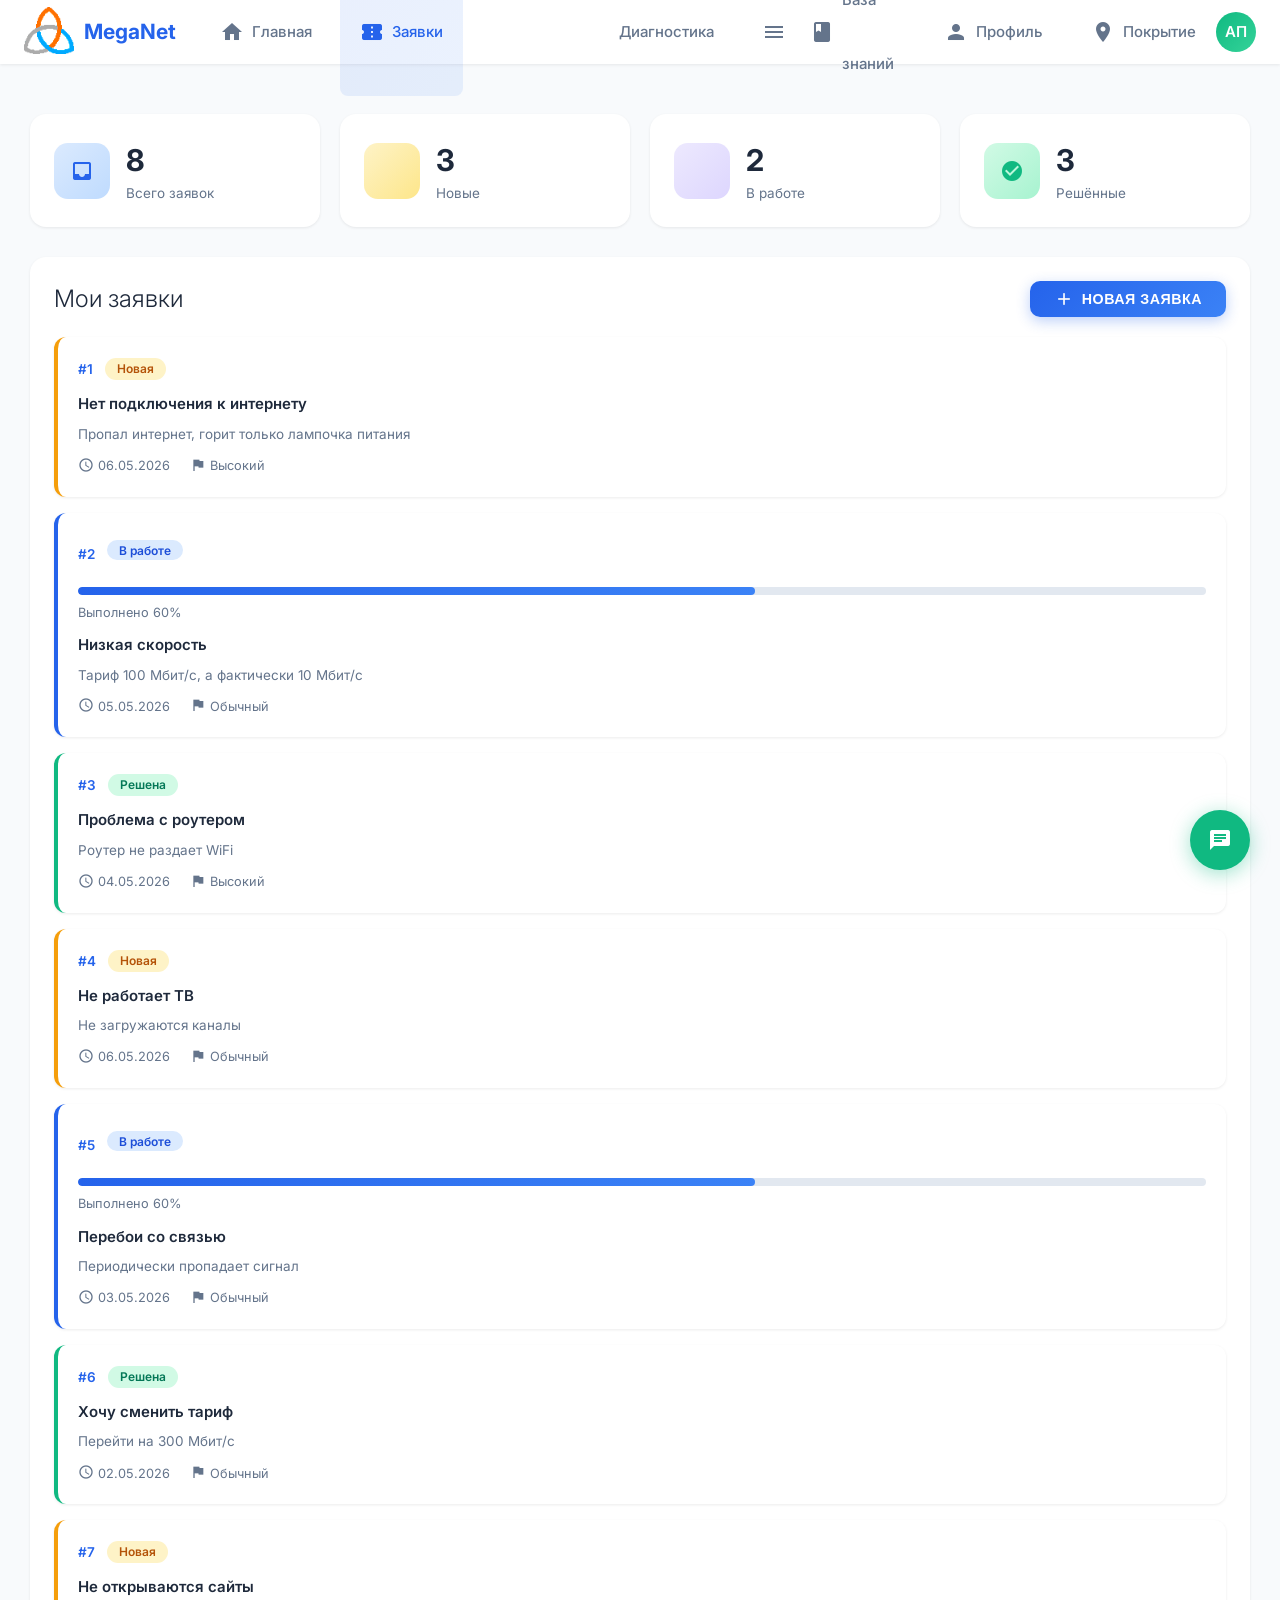
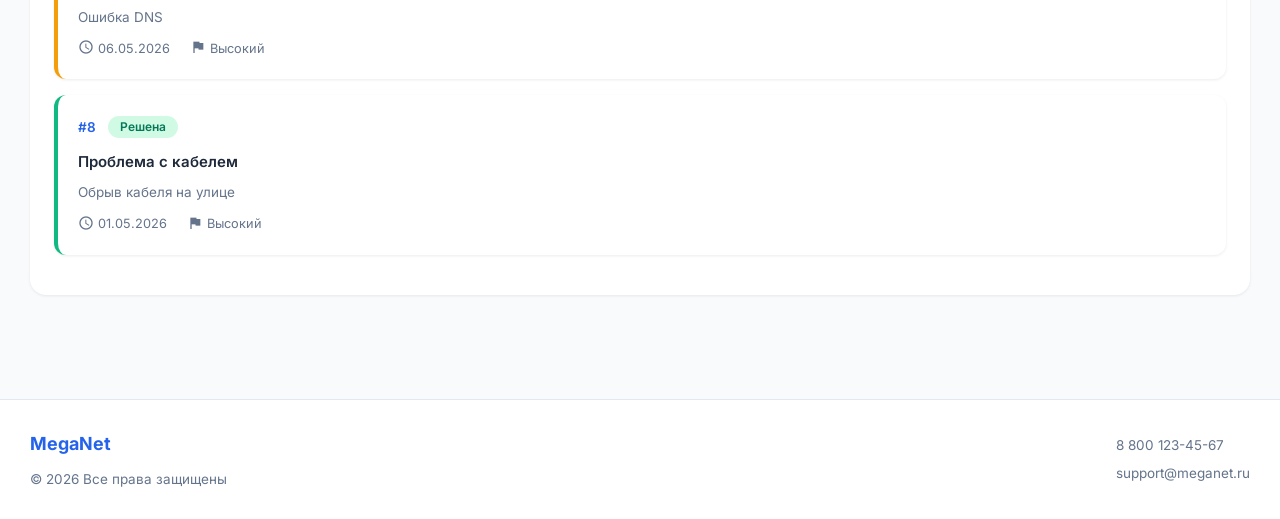
<file: tickets.html>
<!DOCTYPE html>
<html lang="ru">
<head>
    <meta charset="UTF-8">
    <meta name="viewport" content="width=device-width, initial-scale=1.0">
    <title>Заявки - MegaNet</title>
    <link href="https://fonts.googleapis.com/icon?family=Material+Icons" rel="stylesheet">
    <link rel="stylesheet" href="https://cdnjs.cloudflare.com/ajax/libs/materialize/1.0.0/css/materialize.min.css">
    <link rel="stylesheet" href="https://fonts.googleapis.com/css2?family=Inter:wght@300;400;500;600;700&display=swap">
    <link rel="stylesheet" href="styles.css">
</head>
<body>
    <nav class="navbar">
        <div class="logo">
            <div style="width: 50px; height: 50px;">
                <img src="logo.png" alt="" style="width: 100%;">
            </div>
            MegaNet
        </div>
        <button class="mobile-menu-btn" onclick="document.querySelector('.nav-links').classList.toggle('active')">
            <i class="material-icons" style="font-size:28px;">apps</i>
        </button>
            <i class="material-icons">menu</i>
        </button>
        <div class="nav-links">
            <a href="index.html" class="nav-item">
                <i class="material-icons">home</i>
                Главная
            </a>
            <a href="tickets.html" class="nav-item active">
                <i class="material-icons">confirmation_number</i>
                Заявки
            </a>
            <a href="diagnose.html" class="nav-item">
                <i class="material-icons">speed</i>
                Диагностика
            </a>
            <a href="knowledge.html" class="nav-item">
                <i class="material-icons">menu_book</i>
                База знаний
            </a>
            <a href="profile.html" class="nav-item">
                <i class="material-icons">person</i>
                Профиль
            </a>
            <a href="address.html" class="nav-item">
                <i class="material-icons">location_on</i>
                Покрытие
            </a>
        </div>
        <div class="user-info">
            <div class="user-avatar" id="userInitials"></div>
        </div>
    </nav>

    <main class="main-content">
        <div class="stats-grid">
            <div class="stat-card">
                <div class="stat-icon blue">
                    <i class="material-icons">inbox</i>
                </div>
                <div>
                    <div class="stat-value" id="totalTickets">0</div>
                    <div class="stat-label">Всего заявок</div>
                </div>
            </div>
            <div class="stat-card">
                <div class="stat-icon orange">
                    <i class="material-icons">pending</i>
                </div>
                <div>
                    <div class="stat-value" id="newTickets">0</div>
                    <div class="stat-label">Новые</div>
                </div>
            </div>
            <div class="stat-card">
                <div class="stat-icon purple">
                    <i class="material-icons">engineering</i>
                </div>
                <div>
                    <div class="stat-value" id="progressTickets">0</div>
                    <div class="stat-label">В работе</div>
                </div>
            </div>
            <div class="stat-card">
                <div class="stat-icon green">
                    <i class="material-icons">check_circle</i>
                </div>
                <div>
                    <div class="stat-value" id="resolvedTickets">0</div>
                    <div class="stat-label">Решённые</div>
                </div>
            </div>
        </div>

        <div class="card">
            <div class="card-header">
                <div class="card-title">Мои заявки</div>
                <button class="btn btn-primary" onclick="openNewTicketModal()">
                    <i class="material-icons">add</i>
                    Новая заявка
                </button>
            </div>
            <div id="ticketsList" style="margin-top: 0;">
                <div class="empty-state">
                    <i class="material-icons">inbox</i>
                    <p>У вас пока нет заявок</p>
                </div>
            </div>
        </div>
    </main>

    <footer class="site-footer">
        <div class="footer-content">
            <div class="footer-section">
                <div class="footer-title">MegaNet</div>
                <div class="footer-text">© 2026 Все права защищены</div>
            </div>
            <div class="footer-section">
                <a href="tel:88001234567" class="footer-link">8 800 123-45-67</a>
                <a href="mailto:support@meganet.ru" class="footer-link">support@meganet.ru</a>
            </div>
        </div>
    </footer>

    <!-- Modal -->
    <div id="newTicketModal" style="display:none;position:fixed;top:0;left:0;right:0;bottom:0;background:rgba(0,0,0,0.5);z-index:99998;pointer-events:auto;">
        <div style="background:var(--bg-card);border-radius:20px;padding:30px;max-width:500px;width:90%;margin:auto;position:fixed;top:50%;left:50%;transform:translate(-50%,-50%);box-shadow:var(--shadow-lg);pointer-events:auto;">
            <div style="display:flex;align-items:center;justify-content:space-between;margin-bottom:24px;padding-bottom:16px;border-bottom:1px solid var(--border);">
                <div style="font-size:1.4rem;font-weight:700;">Новая заявка</div>
                <a href="#" onclick="closeNewTicketModal();return false;" style="color:var(--text-secondary);cursor:pointer;text-decoration:none;padding:4px;">
                    <i class="material-icons">close</i>
                </a>
            </div>
            <form id="ticketForm" onsubmit="submitTicket(event)">
                <div class="form-group">
                    <label class="form-label">Категория проблемы</label>
                    <select class="browser-default" id="ticketCategory" required style="padding:12px;border:2px solid var(--border);border-radius:10px;background:white;color:black;">
                        <option value="">Выберите категорию</option>
                        <option value="no-internet">Нет интернета</option>
                        <option value="slow-speed">Низкая скорость</option>
                        <option value="no-connect">Не подключается</option>
                        <option value="equipment">Оборудование</option>
                        <option value="billing">Оплата/Счёт</option>
                        <option value="other">Другое</option>
                    </select>
                </div>
                <div class="form-group">
                    <label class="form-label">Приоритет</label>
                    <select class="browser-default" id="ticketPriority" required style="padding:12px;border:2px solid var(--border);border-radius:10px;background:white;color:black;">
                        <option value="normal">Обычный</option>
                        <option value="high">Высокий</option>
                    </select>
                </div>
                <div class="form-group">
                    <label class="form-label">Описание проблемы</label>
                    <textarea class="form-textarea" id="ticketDescription" placeholder="Опишите вашу проблему подробно..." required></textarea>
                </div>
                <button type="submit" class="btn btn-primary btn-full">
                    <i class="material-icons">send</i>
                    Отправить заявку
                </button>
            </form>
        </div>
    </div>

    <div id="toast" style="display:none;position:fixed;bottom:30px;right:30px;background:#10b981;border-radius:12px;padding:16px 24px;color:white;z-index:99999;box-shadow:0 4px 20px rgba(0,0,0,0.2);">
        <span id="toastMessage" style="font-weight:500;">Успешно!</span>
    </div>

    <a href="#" onclick="document.getElementById('chatModal').style.display='block'; return false;" style="position:fixed;bottom:30px;right:30px;width:60px;height:60px;border-radius:50%;background:#10b981;display:flex;align-items:center;justify-content:center;cursor:pointer;z-index:99999;box-shadow:0 4px 20px rgba(16,185,129,0.4);">
        <i class="material-icons" style="color:white;font-size:24px;">chat</i>
    </a>

    <div id="chatModal" style="display:none;position:fixed;top:0;left:0;right:0;bottom:0;background:rgba(0,0,0,0.5);z-index:99998;">
        <div style="background:var(--bg-card);border-radius:20px;padding:24px;max-width:400px;width:90%;max-height:80vh;margin:auto;position:fixed;top:50%;left:50%;transform:translate(-50%,-50%);overflow:hidden;">
            <div style="display:flex;align-items:center;justify-content:space-between;margin-bottom:20px;">
                <div style="font-size:1.3rem;font-weight:700;">Чат поддержки</div>
                <a href="#" onclick="document.getElementById('chatModal').style.display='none'; return false;" style="color:var(--text-secondary);cursor:pointer;text-decoration:none;">
                    <i class="material-icons">close</i>
                </a>
            </div>
            <div class="chat-messages" id="chatMessages" style="flex:1;overflow-y:auto;padding:10px;background:#f8fafc;border-radius:10px;margin-bottom:15px;">
                <div class="chat-message support">
                    <div class="chat-bubble">Здравствуйте! Чем могу помочь?</div>
                </div>
            </div>
            <div style="display:flex;gap:10px;">
                <input type="text" id="chatInput" placeholder="Введите сообщение..." style="flex:1;padding:12px;border:2px solid var(--border);border-radius:25px;font-size:14px;">
                <button class="btn btn-primary" id="chatSendBtn" style="padding:12px 20px;">
                    <i class="material-icons">send</i>
                </button>
            </div>
        </div>
    </div>

    <script src="https://cdnjs.cloudflare.com/ajax/libs/materialize/1.0.0/js/materialize.min.js"></script>
    <script src="js/app.js"></script>
    <script src="js/chat.js"></script>
    <script src="js/tickets.js"></script>
</body>
</html>
</file>
<file: styles.css>
:root {
    --primary: #2563eb;
    --primary-light: #3b82f6;
    --primary-dark: #1d4ed8;
    --secondary: #10b981;
    --accent: #f59e0b;
    --bg-main: #f8fafc;
    --bg-card: #ffffff;
    --text-primary: #1e293b;
    --text-secondary: #64748b;
    --border: #e2e8f0;
    --shadow: 0 1px 3px rgba(0,0,0,0.08);
    --shadow-lg: 0 10px 40px rgba(0,0,0,0.1);
}

* {
    margin: 0;
    padding: 0;
    box-sizing: border-box;
    transition: all 0.2s ease;
}

body {
    font-family: 'Inter', sans-serif;
    background: var(--bg-main);
    color: var(--text-primary);
    min-height: 100vh;
}

a:hover, button:hover {
    transform: translateY(-1px);
}

.navbar {
    background: var(--bg-card);
    box-shadow: var(--shadow);
    padding: 0 24px;
    height: 64px;
    display: flex;
    align-items: center;
    justify-content: space-between;
    position: fixed;
    top: 0;
    left: 0;
    right: 0;
    z-index: 1000;
}

.logo {
    display: flex;
    align-items: center;
    gap: 10px;
    font-weight: 700;
    font-size: 1.4rem;
    color: var(--primary);
}

.mobile-menu-btn {
    display: none;
}

.site-footer {
    background: var(--bg-card);
    padding: 30px;
    margin-top: 50px;
    border-top: 1px solid var(--border);
}

.footer-content {
    max-width: 1400px;
    margin: 0 auto;
    display: flex;
    justify-content: space-between;
    align-items: center;
    flex-wrap: wrap;
    gap: 20px;
}

.footer-title {
    font-weight: 700;
    font-size: 1.2rem;
    color: var(--primary);
    margin-bottom: 4px;
}

.footer-text {
    font-size: 0.9rem;
    color: var(--text-secondary);
}

.footer-section {
    display: flex;
    flex-direction: column;
    gap: 8px;
}

.footer-link {
    color: var(--text-secondary);
    text-decoration: none;
    font-size: 0.9rem;
}

.footer-link:hover {
    color: var(--primary);
}

.logo-icon {
    width: 40px;
    height: 40px;
    background: linear-gradient(135deg, var(--primary), var(--primary-light));
    border-radius: 10px;
    display: flex;
    align-items: center;
    justify-content: center;
    color: white;
}

.nav-links {
    display: flex;
    gap: 8px;
}

.nav-item {
    padding: 0px 20px;
    border-radius: 8px;
    cursor: pointer;
    transition: all 0.2s;
    color: var(--text-secondary);
    font-weight: 500;
    display: flex;
    align-items: center;
    gap: 8px;
    text-decoration: none;
}

.nav-item:hover {
    background: var(--bg-main);
    color: var(--primary);
}

.nav-item.active {
    background: linear-gradient(135deg, rgba(37, 99, 235, 0.1), rgba(59, 130, 246, 0.1));
    color: var(--primary);
}

.nav-item.active .material-icons {
    color: var(--primary);
}

body {
    font-family: 'Inter', sans-serif;
    background: var(--bg-main);
    color: var(--text-primary);
    min-height: 100vh;
}

.main-content {
    margin-top: 84px;
    padding: 30px;
    max-width: 1400px;
    margin-left: auto;
    margin-right: auto;
}

.page {
    display: none;
    animation: fadeIn 0.3s ease;
}

.user-info {
    display: flex;
    align-items: center;
    gap: 12px;
}

.user-avatar {
    width: 40px;
    height: 40px;
    border-radius: 50%;
    background: linear-gradient(135deg, var(--secondary), #34d399);
    display: flex;
    align-items: center;
    justify-content: center;
    color: white;
    font-weight: 600;
}

.main-content {
    margin-top: 84px;
    padding: 30px;
    max-width: 1400px;
    margin-left: auto;
    margin-right: auto;
}

.card {
    background: var(--bg-card);
    border-radius: 16px;
    padding: 24px;
    box-shadow: var(--shadow);
    margin-bottom: 24px;
    transition: all 0.3s ease;
    display: block;
    width: 100%;
    box-sizing: border-box;
    overflow: visible;
}

.card-row {
    display: grid;
    grid-template-columns: 1fr auto;
    gap: 24px;
    margin-bottom: 24px;
}

.card-row .card {
    margin-bottom: 0;
}

.card-row .balance-card {
    margin-bottom: 0;
}

.card:hover {
    box-shadow: var(--shadow-lg);
    transform: translateY(-2px);
}

.card-header {
    display: flex;
    align-items: center;
    justify-content: space-between;
    margin-bottom: 20px;
}

.card-tabs {
    display: flex;
    border-bottom: 2px solid var(--border);
    margin-bottom: 24px;
}

.card-tab {
    padding: 12px 20px;
    background: none;
    border: none;
    font-size: 1rem;
    font-weight: 500;
    color: var(--text-secondary);
    cursor: pointer;
    transition: color 0.2s;
    border-bottom: 2px solid transparent;
    margin-bottom: -2px;
}

.card-tab.active {
    color: var(--primary);
    border-bottom-color: var(--primary);
}

.card-tab:hover {
    color: var(--primary);
}

.tab-content {
    padding: 10px 0;
}

.card-title {
    font-size: 1.3rem;
    font-weight: 600;
    color: var(--text-primary);
}

.stats-grid {
    display: grid;
    grid-template-columns: repeat(auto-fit, minmax(240px, 1fr));
    gap: 20px;
    margin-bottom: 30px;
}

.stat-card {
    background: var(--bg-card);
    border-radius: 16px;
    padding: 24px;
    box-shadow: var(--shadow);
    display: flex;
    align-items: center;
    gap: 16px;
    transition: transform 0.2s;
    text-decoration: none;
    color: inherit;
}

.stat-card:hover {
    transform: translateY(-4px);
    box-shadow: var(--shadow-lg);
}

.stat-icon {
    width: 56px;
    height: 56px;
    border-radius: 14px;
    display: flex;
    align-items: center;
    justify-content: center;
    font-size: 1.6rem;
}

.stat-icon.blue { background: linear-gradient(135deg, #dbeafe, #bfdbfe); color: var(--primary); }
.stat-icon.green { background: linear-gradient(135deg, #d1fae5, #a7f3d0); color: var(--secondary); }
.stat-icon.orange { background: linear-gradient(135deg, #fef3c7, #fde68a); color: var(--accent); }
.stat-icon.purple { background: linear-gradient(135deg, #ede9fe, #ddd6fe); color: #7c3aed; }

.stat-value {
    font-size: 2rem;
    font-weight: 700;
    color: var(--text-primary);
}

.stat-label {
    color: var(--text-secondary);
    font-size: 0.9rem;
}

.btn {
    padding: 12px 24px;
    border-radius: 10px;
    border: none;
    cursor: pointer;
    font-weight: 600;
    font-size: 0.95rem;
    transition: all 0.2s;
    display: inline-flex;
    align-items: center;
    gap: 8px;
}

.btn-primary {
    background: linear-gradient(135deg, var(--primary), var(--primary-light));
    color: white;
    box-shadow: 0 4px 14px rgba(37, 99, 235, 0.3);
    transition: all 0.3s ease;
}

.btn-primary:hover {
    transform: translateY(-3px);
    box-shadow: 0 8px 25px rgba(37, 99, 235, 0.4);
    filter: brightness(1.1);
}

.btn-primary:focus {
    color: white;
    outline: none;
}

.btn-secondary {
    justify-content: center;
    background: var(--bg-main);
    color: var(--text-primary);
    border: 1px solid var(--border);
    transition: all 0.2s ease;
}

.btn-secondary:hover {
    border-color: var(--primary);
    color: var(--primary);
    background: white;
    transform: translateY(-2px);
    box-shadow: 0 4px 12px rgba(37, 99, 235, 0.15);
}

.btn-icon {
    width: 40px;
    height: 40px;
    border-radius: 10px;
    border: none;
    cursor: pointer;
    display: flex;
    align-items: center;
    justify-content: center;
    transition: all 0.2s;
    background: var(--bg-main);
    color: var(--text-secondary);
}

.btn-icon:hover {
    background: var(--primary);
    color: white;
}

.btn-full {
    width: 100%;
}

.ticket-item {
    background: #ffffff;
    border-radius: 12px;
    padding: 20px;
    margin: 16px 0 16px 0;
    cursor: pointer;
    transition: all 0.2s;
    border-left: 4px solid transparent;
    box-shadow: 0 1px 3px rgba(0,0,0,0.08);
    width: 100%;
    box-sizing: border-box;
    height: auto;
    min-height: auto;
}

.ticket-item.new { border-left-color: var(--accent); }
.ticket-item.progress { border-left-color: var(--primary); }
.ticket-item.resolved { border-left-color: var(--secondary); }

.ticket-header {
    display: flex;
    align-items: center;
    justify-content: flex-start;
    margin-bottom: 12px;
    min-height: 24px;
    height: auto;
    gap: 12px;
}

.ticket-id {
    font-weight: 600;
    color: var(--primary);
    font-size: 0.9rem;
    min-height: 20px;
}

.ticket-status {
    padding: 2px 12px;
    border-radius: 20px;
    font-size: 0.8rem;
    font-weight: 600;
    min-height: 20px;
    display: inline-block;
    width: auto;
    text-align: center;
    flex-shrink: 0;
}

.ticket-status.new { background: #fef3c7; color: #b45309; }
.ticket-status.progress { background: #dbeafe; color: #1d4ed8; }
.ticket-status.resolved { background: #d1fae5; color: #047857; }

.ticket-progress-bar {
    background: #e2e8f0;
    border-radius: 10px;
    height: 8px;
    margin-bottom: 8px;
    overflow: hidden;
}

.ticket-progress-fill {
    background: linear-gradient(90deg, var(--primary), var(--primary-light));
    height: 100%;
    border-radius: 10px;
    transition: width 0.3s ease;
}

.ticket-progress-text {
    font-size: 0.85rem;
    color: var(--text-secondary);
    margin-bottom: 12px;
}

.ticket-title {
    font-weight: 600;
    margin-bottom: 8px;
    color: var(--text-primary);
    height: auto;
    min-height: 22px;
}

.ticket-desc {
    color: var(--text-secondary);
    font-size: 0.9rem;
    margin-bottom: 12px;
    height: auto;
    min-height: 20px;
}

.ticket-meta {
    display: flex;
    gap: 20px;
    color: var(--text-secondary);
    height: auto;
    font-size: 0.85rem;
}

.form-group {
    margin-bottom: 20px;
}

.form-label {
    display: block;
    margin-bottom: 8px;
    font-weight: 500;
    color: var(--text-primary);
}

.form-input, .form-select, .form-textarea {
    width: 100%;
    padding: 14px 16px;
    border: 2px solid var(--border);
    border-radius: 10px;
    font-size: 1rem;
    font-family: inherit;
    transition: all 0.2s;
    background: var(--bg-card);
    color: var(--text-primary);
}

.form-input:focus, .form-select:focus, .form-textarea:focus {
    outline: none;
    border-color: var(--primary);
    box-shadow: 0 0 0 4px rgba(37, 99, 235, 0.1);
}

.form-textarea {
    min-height: 120px;
    resize: vertical;
}

.diagnose-card {
    text-align: center;
    padding: 40px;
}

.diagnose-icon {
    width: 100px;
    height: 100px;
    margin: 0 auto 20px;
    background: linear-gradient(135deg, #dbeafe, #ede9fe);
    border-radius: 50%;
    display: flex;
    align-items: center;
    justify-content: center;
    font-size: 2.5rem;
    color: var(--primary);
}

.diagnose-text {
    color: var(--text-secondary);
    margin: 12px 0 24px;
}

.diagnose-result {
    margin-top: 30px;
    padding: 20px;
    background: var(--bg-main);
    border-radius: 12px;
    display: none;
}

.diagnose-result.show {
    display: block;
    animation: fadeIn 0.3s ease;
}

.diagnose-result-text {
    font-weight: 600;
    margin-bottom: 12px;
    text-align: left;
}

.diagnose-result-content {
    text-align: left;
}

.diagnose-result-content p {
    margin-bottom: 8px;
}

.diagnose-hr {
    margin: 12px 0;
    border: none;
    border-top: 1px solid var(--border);
}

@keyframes fadeIn {
    from { opacity: 0; transform: translateY(10px); }
    to { opacity: 1; transform: translateY(0); }
}

.speed-meter {
    width: 200px;
    height: 200px;
    margin: 20px auto;
    position: relative;
}

.speed-value {
    position: absolute;
    top: 50%;
    left: 50%;
    transform: translate(-50%, -50%);
    font-size: 2.5rem;
    font-weight: 700;
    color: var(--primary);
}

.speed-value span {
    font-size: 1rem;
    color: var(--text-secondary);
}

.speed-test-center {
    text-align: center;
}

.speed-test-btn {
    margin-top: 20px;
}

.knowledge-search {
    position: relative;
    margin-bottom: 30px;
}

.knowledge-search input {
    width: 100%;
    padding: 16px 45px 16px 16px;
    border: 2px solid var(--border);
    border-radius: 12px;
    font-size: 1rem;
    background: var(--bg-card);
    position: relative;
    z-index: 10;
}

.knowledge-search input::placeholder {
    color: var(--text-secondary);
    text-align: left;
}

.knowledge-search input:focus {
    outline: none;
    border-color: var(--primary);
}

.knowledge-search .material-icons {
    position: absolute;
    right: 14px;
    top: 50%;
    transform: translateY(-50%);
    color: var(--text-secondary);
    z-index: 5;
}

.article-card {
    background: var(--bg-main);
    border-radius: 12px;
    padding: 20px;
    margin-bottom: 16px;
    cursor: pointer;
    transition: all 0.2s;
}

.article-card:hover {
    background: white;
    box-shadow: var(--shadow);
}

.article-title {
    font-weight: 600;
    margin-bottom: 8px;
    color: var(--text-primary);
}

.article-preview {
    color: var(--text-secondary);
    font-size: 0.9rem;
}

.article-category {
    display: inline-block;
    padding: 4px 12px;
    background: var(--bg-card);
    border-radius: 20px;
    font-size: 0.8rem;
    color: var(--text-secondary);
    margin-top: 12px;
}

.profile-header {
    display: flex;
    align-items: center;
    gap: 24px;
    margin-bottom: 30px;
}

.profile-avatar {
    width: 100px;
    height: 100px;
    border-radius: 50%;
    background: linear-gradient(135deg, var(--primary), var(--primary-light));
    display: flex;
    align-items: center;
    justify-content: center;
    color: white;
    font-size: 2.5rem;
    font-weight: 600;
}

.profile-name {
    font-size: 1.8rem;
    font-weight: 700;
    margin-bottom: 4px;
}

.profile-email {
    color: var(--text-secondary);
}

.info-row {
    display: flex;
    justify-content: space-between;
    padding: 16px 0;
    border-bottom: 1px solid var(--border);
}

.info-row:last-of-type {
    border-bottom: none;
}

.info-label {
    color: var(--text-secondary);
}

.info-value {
    font-weight: 600;
    color: var(--text-primary);
}

.info-value-active {
    color: var(--secondary);
}

.balance-card {
    background: linear-gradient(135deg, var(--primary), var(--primary-light));
    border-radius: 16px;
    padding: 30px;
    color: white;
    min-width: 250px;
}

.balance-label {
    font-size: 0.9rem;
    opacity: 0.9;
    margin-bottom: 8px;
}

.balance-value {
    font-size: 2.5rem;
    font-weight: 700;
}

.card-row {
    display: grid;
    grid-template-columns: 1fr 280px;
    gap: 24px;
    margin-bottom: 24px;
}

.card-row .card {
    margin-bottom: 0;
}

.card-row .balance-card {
    margin-bottom: 0;
}

.tariff-card {
    background: var(--bg-card);
    border-radius: 16px;
    padding: 30px;
    box-shadow: var(--shadow);
    text-align: center;
    cursor: pointer;
    transition: all 0.3s ease;
    border: 2px solid transparent;
}

.tariff-card:hover, .tariff-card.active {
    border-color: var(--primary);
    transform: translateY(-4px);
    box-shadow: 0 8px 25px rgba(37, 99, 235, 0.2);
}

.tariff-card.active {
    border-color: var(--primary);
}

.tariff-card .btn {
    margin-top: 10px;
    width: 100%;
}

.tariff-name {
    font-size: 1.3rem;
    font-weight: 700;
    margin-bottom: 8px;
}

.tariff-speed {
    font-size: 2rem;
    font-weight: 700;
    color: var(--primary);
    margin-bottom: 16px;
}

.tariff-speed span {
    font-size: 1rem;
    color: var(--text-secondary);
}

.tariff-price {
    font-size: 1.8rem;
    font-weight: 700;
    margin-bottom: 20px;
}

.tariff-price span {
    font-size: 1rem;
    font-weight: 400;
    color: var(--text-secondary);
}

.modal-overlay {
    position: fixed;
    top: 0;
    left: 0;
    right: 0;
    bottom: 0;
    background: rgba(0, 0, 0, 0.5);
    display: none;
    align-items: center;
    justify-content: center;
    z-index: 99998;
}

.modal-overlay.show {
    display: flex !important;
}

.modal {
    background: var(--bg-card);
    border-radius: 20px;
    padding: 30px;
    max-width: 500px;
    width: 90%;
    max-height: 90vh;
    overflow-y: auto;
    animation: modalIn 0.3s ease;
}

@keyframes modalIn {
    from { opacity: 0; transform: scale(0.9); }
    to { opacity: 1; transform: scale(1); }
}

.modal-header {
    display: flex;
    align-items: center;
    justify-content: space-between;
    margin-bottom: 24px;
}

.modal-title {
    font-size: 1.4rem;
    font-weight: 700;
}

.empty-state {
    text-align: center;
    padding: 60px 20px;
    color: var(--text-secondary);
}

.empty-state .material-icons {
    font-size: 4rem;
    margin-bottom: 20px;
    opacity: 0.3;
}

.toast {
    position: fixed;
    bottom: 30px;
    right: 30px;
    background: var(--bg-card);
    border-radius: 12px;
    padding: 16px 24px;
    box-shadow: var(--shadow-lg);
    display: none;
    align-items: center;
    gap: 12px;
    transform: translateY(100px);
    opacity: 0;
    transition: all 0.3s ease;
    z-index: 99999;
}

.toast.show {
    display: flex;
    transform: translateY(0);
    opacity: 1;
}

.toast.success {
    border-left: 4px solid var(--secondary);
}

.meta-icon {
    font-size: 16px;
    vertical-align: middle;
    height: 20px;
}

.check-icon {
    color: var(--secondary);
    vertical-align: middle;
}

.info-icon {
    vertical-align: middle;
}

.welcome-header {
    text-align: center;
    padding: 20px 0;
}

.welcome-header h2 {
    font-size: 1.8rem;
    font-weight: 700;
    margin-bottom: 8px;
}

.welcome-text {
    color: var(--text-secondary);
}

.welcome-text strong {
    color: var(--primary);
}

.quick-actions {
    display: grid;
    grid-template-columns: repeat(auto-fit, minmax(140px, 1fr));
    gap: 16px;
    margin-top: 8px;
}

.quick-action {
    display: flex;
    flex-direction: column;
    align-items: center;
    padding: 24px 16px;
    background: var(--bg-main);
    border-radius: 12px;
    text-decoration: none;
    color: var(--text-primary);
    transition: all 0.2s;
}

.quick-action:hover {
    background: white;
    box-shadow: var(--shadow);
    transform: translateY(-2px);
}

.quick-action-icon {
    width: 56px;
    height: 56px;
    border-radius: 14px;
    background: linear-gradient(135deg, var(--primary), var(--primary-light));
    display: flex;
    align-items: center;
    justify-content: center;
    margin-bottom: 12px;
}

.quick-action-icon .material-icons {
    font-size: 1.6rem;
    color: white;
}

.quick-action-text {
    font-weight: 600;
    font-size: 0.9rem;
    text-align: center;
}

.chat-fab {
    position: fixed;
    bottom: 30px;
    right: 30px;
    width: 60px;
    height: 60px;
    border-radius: 50%;
    background: linear-gradient(135deg, var(--secondary), #34d399);
    display: flex !important;
    align-items: center;
    justify-content: center;
    cursor: pointer;
    box-shadow: 0 4px 20px rgba(16, 185, 129, 0.4);
    transition: all 0.3s ease;
    z-index: 9999;
    border: none;
    padding: 0;
}

.chat-fab:hover {
    transform: scale(1.1);
    box-shadow: 0 6px 30px rgba(16, 185, 129, 0.5);
}

.chat-fab .material-icons {
    color: white;
    font-size: 1.8rem;
}

#chatFabBtn {
    position: fixed !important;
    bottom: 30px !important;
    right: 30px !important;
    width: 60px !important;
    height: 60px !important;
    border-radius: 50% !important;
    background: #10b981 !important;
    display: flex !important;
    align-items: center !important;
    justify-content: center !important;
    cursor: pointer !important;
    box-shadow: 0 4px 20px rgba(16, 185, 129, 0.4) !important;
    z-index: 99999 !important;
    border: none !important;
    padding: 0 !important;
}

#chatFabBtn .material-icons {
    color: white !important;
    font-size: 24px !important;
}

#chatFabBtn:hover {
    transform: scale(1.1) !important;
    box-shadow: 0 6px 30px rgba(16, 185, 129, 0.5) !important;
}

.chat-modal {
    max-width: 420px;
    height: 520px;
    display: flex;
    flex-direction: column;
}

.chat-header {
    display: flex;
    align-items: center;
    gap: 12px;
    padding-bottom: 16px;
    border-bottom: 1px solid var(--border);
    margin-bottom: 16px;
}

.chat-avatar {
    width: 40px;
    height: 40px;
    border-radius: 50%;
    background: linear-gradient(135deg, var(--secondary), #34d399);
    display: flex;
    align-items: center;
    justify-content: center;
    color: white;
}

.chat-info h4 {
    font-weight: 600;
    margin-bottom: 2px;
}

.chat-info span {
    font-size: 0.8rem;
    color: var(--secondary);
}

.chat-messages {
    flex: 1;
    overflow-y: auto;
    padding: 12px;
    display: flex;
    flex-direction: column;
    gap: 12px;
    max-height: 280px;
}

.chat-message {
    max-width: 80%;
    padding: 12px 16px;
    border-radius: 16px;
    font-size: 0.95rem;
    line-height: 1.5;
}

.chat-message.user {
    align-self: flex-end;
    background: var(--primary);
    color: white;
    border-bottom-right-radius: 4px;
}

.chat-message.support {
    align-self: flex-start;
    background: var(--bg-main);
    color: var(--text-primary);
    border-bottom-left-radius: 4px;
}

.chat-message .time {
    font-size: 0.7rem;
    opacity: 0.7;
    margin-top: 4px;
}

.chat-input-area {
    display: flex;
    gap: 8px;
    margin-top: 12px;
    padding-top: 12px;
    border-top: 1px solid var(--border);
}

.chat-input-area input {
    flex: 1;
    padding: 12px 16px;
    border: 2px solid var(--border);
    border-radius: 24px;
    font-size: 0.95rem;
    background: var(--bg-card);
}

.chat-input-area input:focus {
    outline: none;
    border-color: var(--primary);
}

.alert-banner {
    background: linear-gradient(135deg, #dbeafe, #bfdbfe);
    border: 1px solid var(--primary);
    border-radius: 12px;
    padding: 16px 20px;
    margin-bottom: 24px;
    display: flex;
    align-items: center;
    gap: 16px;
}

.alert-banner.info {
    background: linear-gradient(135deg, #dbeafe, #bfdbfe);
    border-color: var(--primary);
}

.alert-banner.warning {
    background: linear-gradient(135deg, #fef3c7, #fde68a);
    border-color: var(--accent);
}

.alert-banner .material-icons {
    font-size: 1.5rem;
    color: var(--primary);
}

.alert-banner.warning .material-icons {
    color: var(--accent);
}

.alert-banner-text {
    flex: 1;
}

.alert-banner-title {
    font-weight: 600;
    margin-bottom: 2px;
}

.alert-banner-desc {
    font-size: 0.9rem;
    color: var(--text-secondary);
}

.address-check {
    padding: 40px;
    text-align: center;
}

.address-input-group {
    display: flex;
    gap: 12px;
    max-width: 500px;
    margin: 24px auto;
}

.address-input-group input {
    flex: 1;
}

.address-result {
    margin-top: 30px;
    padding: 24px;
    border-radius: 12px;
    display: none;
}

.address-result.show {
    display: block;
}

.address-result.available {
    background: linear-gradient(135deg, #d1fae5, #a7f3d0);
    border: 2px solid var(--secondary);
}

.address-result.unavailable {
    background: linear-gradient(135deg, #fee2e2, #fecaca);
    border: 2px solid #ef4444;
}

.service-toggle {
    display: flex;
    align-items: center;
    justify-content: space-between;
    padding: 16px 0;
    border-bottom: 1px solid var(--border);
}

.service-toggle:last-of-type {
    border-bottom: none;
}

.service-toggle-info h4 {
    font-weight: 600;
    margin-bottom: 4px;
}

.service-toggle-info p {
    font-size: 0.85rem;
    color: var(--text-secondary);
}

.toggle-switch {
    position: relative;
    width: 50px;
    height: 28px;
}

.toggle-switch input {
    opacity: 0;
    width: 0;
    height: 0;
}

.toggle-slider {
    position: absolute;
    cursor: pointer;
    top: 0;
    left: 0;
    right: 0;
    bottom: 0;
    background: var(--border);
    transition: 0.3s;
    border-radius: 28px;
}

.toggle-slider:before {
    position: absolute;
    content: "";
    height: 22px;
    width: 22px;
    left: 3px;
    bottom: 3px;
    background: white;
    transition: 0.3s;
    border-radius: 50%;
}

.toggle-switch input:checked + .toggle-slider {
    background: var(--secondary);
}

.toggle-switch input:checked + .toggle-slider:before {
    transform: translateX(22px);
}

.settings-section {
    margin-top: 30px;
}

.settings-section h3 {
    font-size: 1.1rem;
    font-weight: 600;
    margin-bottom: 16px;
    padding-bottom: 12px;
    border-bottom: 1px solid var(--border);
}

.notification-settings {
    display: flex;
    flex-direction: column;
    gap: 12px;
}

.notification-item {
    display: flex;
    align-items: center;
    justify-content: space-between;
    padding: 16px;
    background: var(--bg-main);
    border-radius: 12px;
}

.notification-item-info {
    display: flex;
    align-items: center;
    gap: 12px;
}

.notification-item-info .material-icons {
    color: var(--primary);
}

.notification-item-info h4 {
    font-weight: 500;
    font-size: 0.95rem;
}

.notification-item-info p {
    font-size: 0.85rem;
    color: var(--text-secondary);
}

@media (max-width: 768px) {
    .navbar {
        padding: 0 16px;
    }

    .logo {
        margin-right: auto;
    }

    .mobile-menu-btn {
        display: flex !important;
        background: transparent !important;
        border: none !important;
        box-shadow: none !important;
    }

    .mobile-menu-btn i {
        color: var(--text-primary);
        font-size: 28px;
    }

    .mobile-menu-btn:hover {
        background: transparent !important;
    }

    .nav-links {
        display: none;
        position: fixed;
        top: 64px;
        left: 0;
        right: 0;
        background: var(--bg-card);
        flex-direction: column;
        padding: 16px;
        box-shadow: var(--shadow-lg);
        z-index: 9999;
    }

    .nav-links.active {
        display: flex;
    }

    .main-content {
        padding: 16px;
    }

    .stats-grid {
        grid-template-columns: 1fr;
    }

    .card-row {
        grid-template-columns: 1fr;
    }
}

.logo {
    display: flex;
    align-items: center;
    gap: 10px;
    font-weight: 700;
    font-size: 1.4rem;
    color: var(--primary);
}

.login-page {
    display: flex;
    align-items: center;
    justify-content: center;
    min-height: 100vh;
    background: linear-gradient(135deg, #f8fafc 0%, #e2e8f0 100%);
}

.login-container {
    width: 100%;
    max-width: 400px;
    padding: 20px;
}

.login-card {
    background: var(--bg-card);
    border-radius: 16px;
    padding: 40px;
    box-shadow: var(--shadow-lg);
}

.login-logo {
    display: flex;
    align-items: center;
    justify-content: center;
    gap: 10px;
    margin-bottom: 30px;
}

.login-logo i {
    font-size: 2.5rem;
    color: var(--primary);
}

.login-logo span {
    font-size: 1.8rem;
    font-weight: 700;
    color: var(--primary);
}

.login-tabs {
    display: flex;
    margin-bottom: 30px;
    border-bottom: 2px solid var(--border);
}

.login-tab {
    flex: 1;
    padding: 12px;
    background: none;
    border: none;
    font-size: 1rem;
    font-weight: 500;
    color: var(--text-secondary);
    cursor: pointer;
    transition: color 0.2s;
}

.login-tab.active {
    color: var(--primary);
    border-bottom: 2px solid var(--primary);
    margin-bottom: -2px;
}

.login-form .input-field {
    margin-bottom: 20px;
}

.login-form .btn {
    width: 100%;
    margin-top: 10px;
}

.login-error {
    background: #fee2e2;
    color: #dc2626;
    padding: 12px;
    border-radius: 8px;
    margin-top: 16px;
    text-align: center;
}

.btn-logout {
    display: flex;
    align-items: center;
    gap: 6px;
    padding: 8px 16px;
    background: none;
    border: 1px solid var(--border);
    border-radius: 8px;
    font-size: 0.9rem;
    color: var(--text-secondary);
    cursor: pointer;
    transition: all 0.2s;
    margin-right: 12px;
}

.btn-logout:hover {
    background: #f1f5f9;
    color: var(--text-primary);
}

.user-info {
    display: flex;
    align-items: center;
}
</file>
